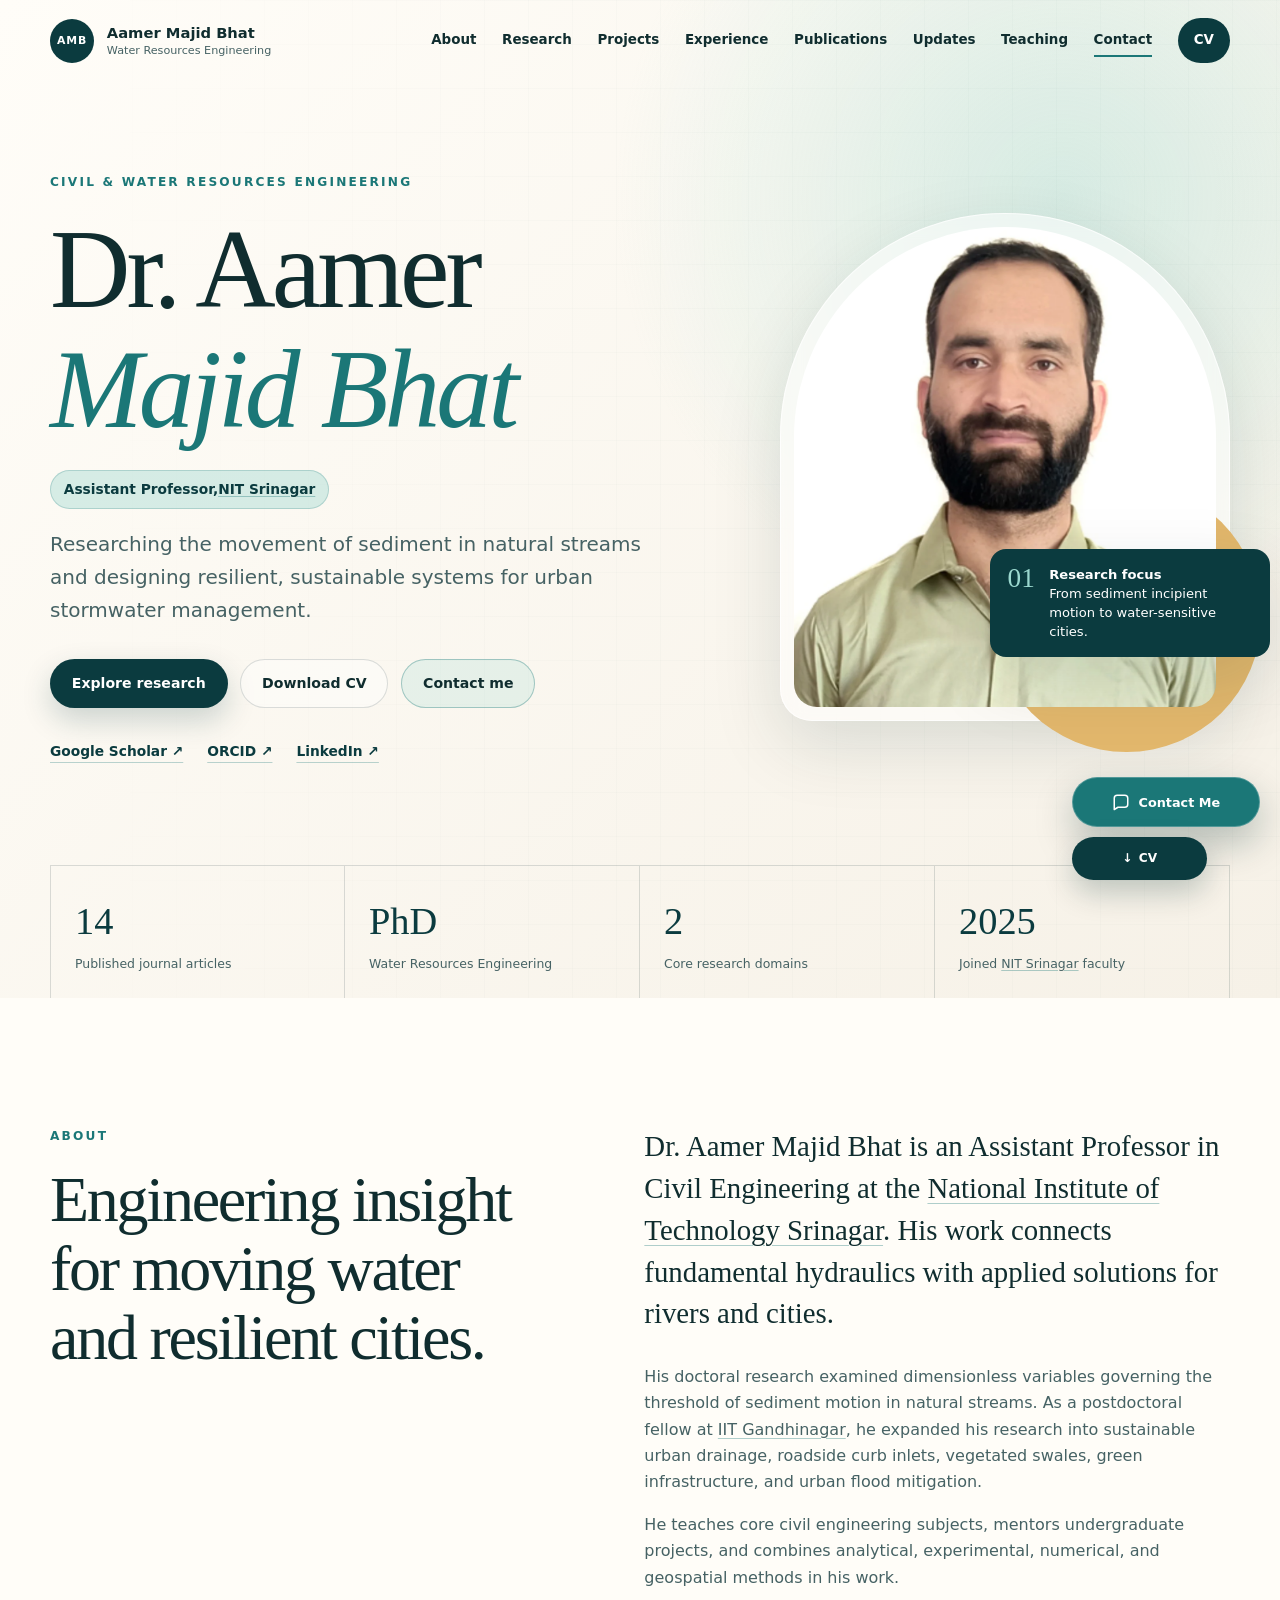
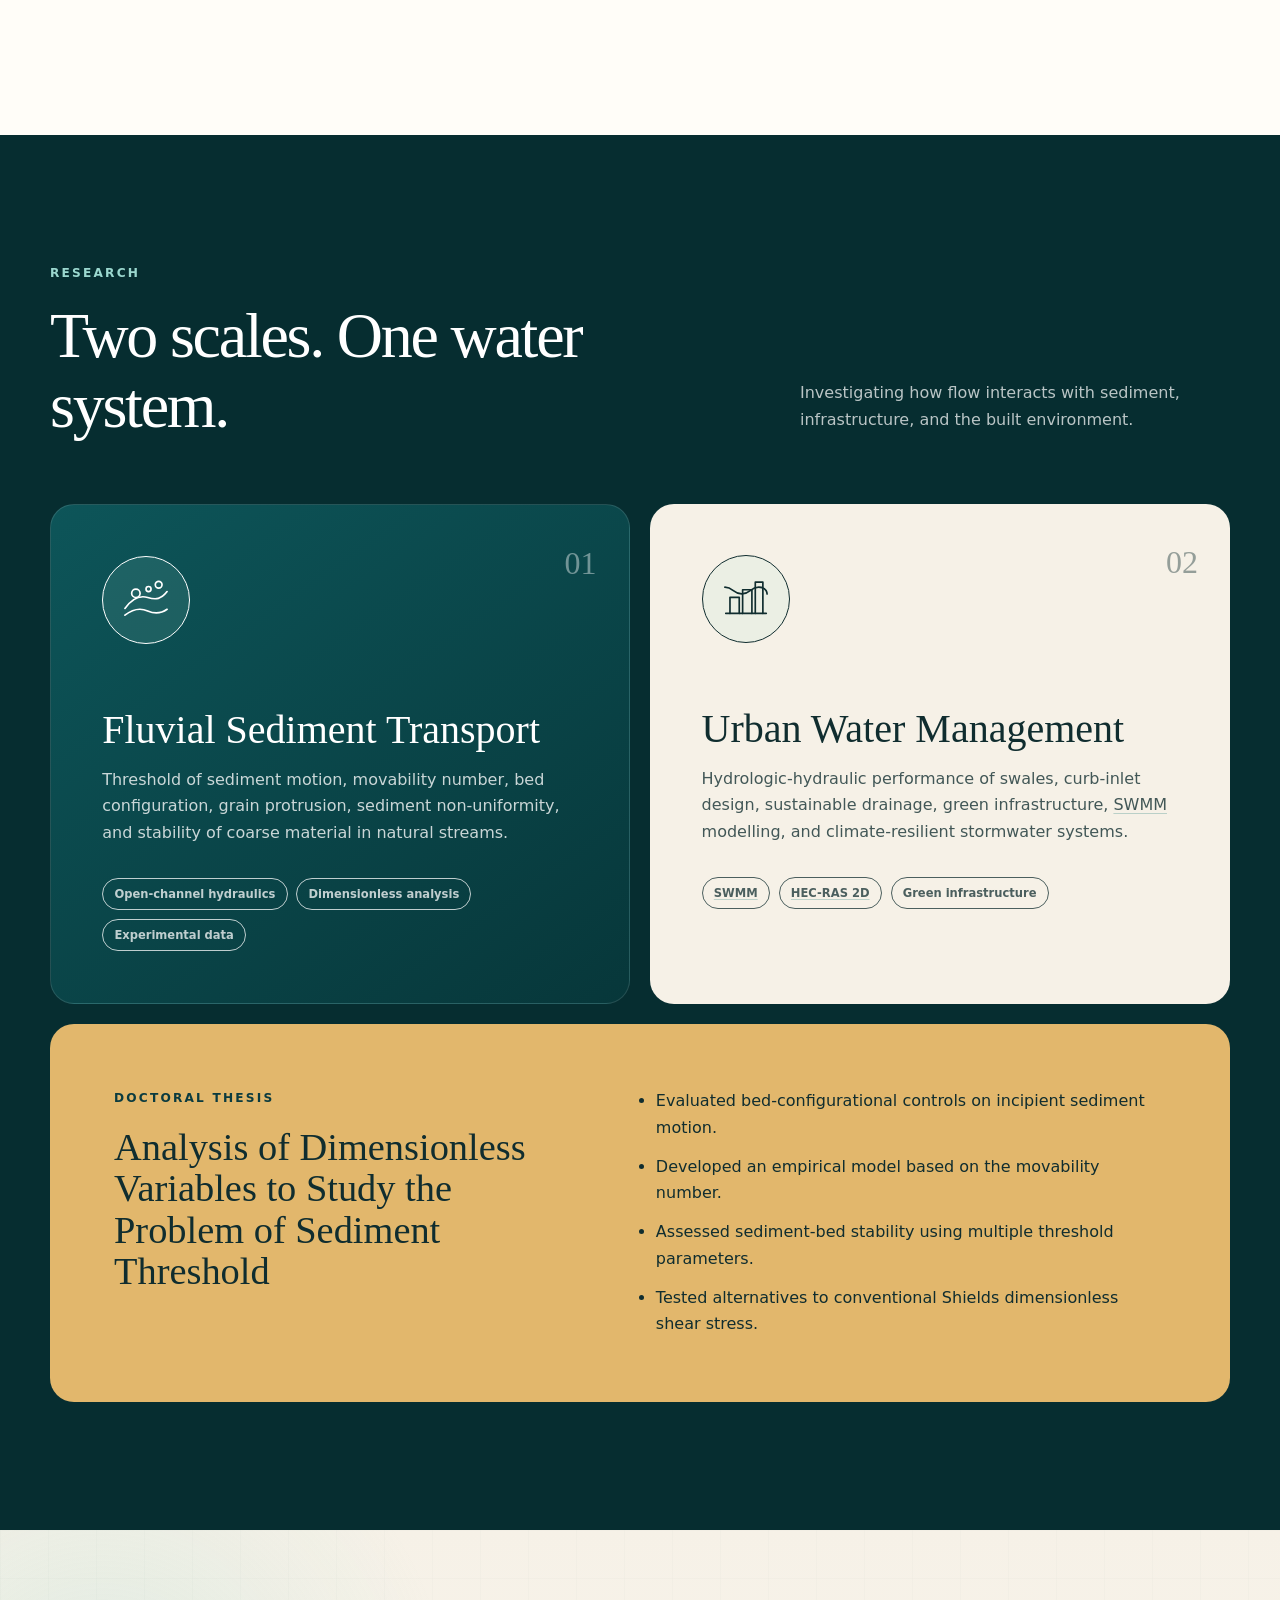
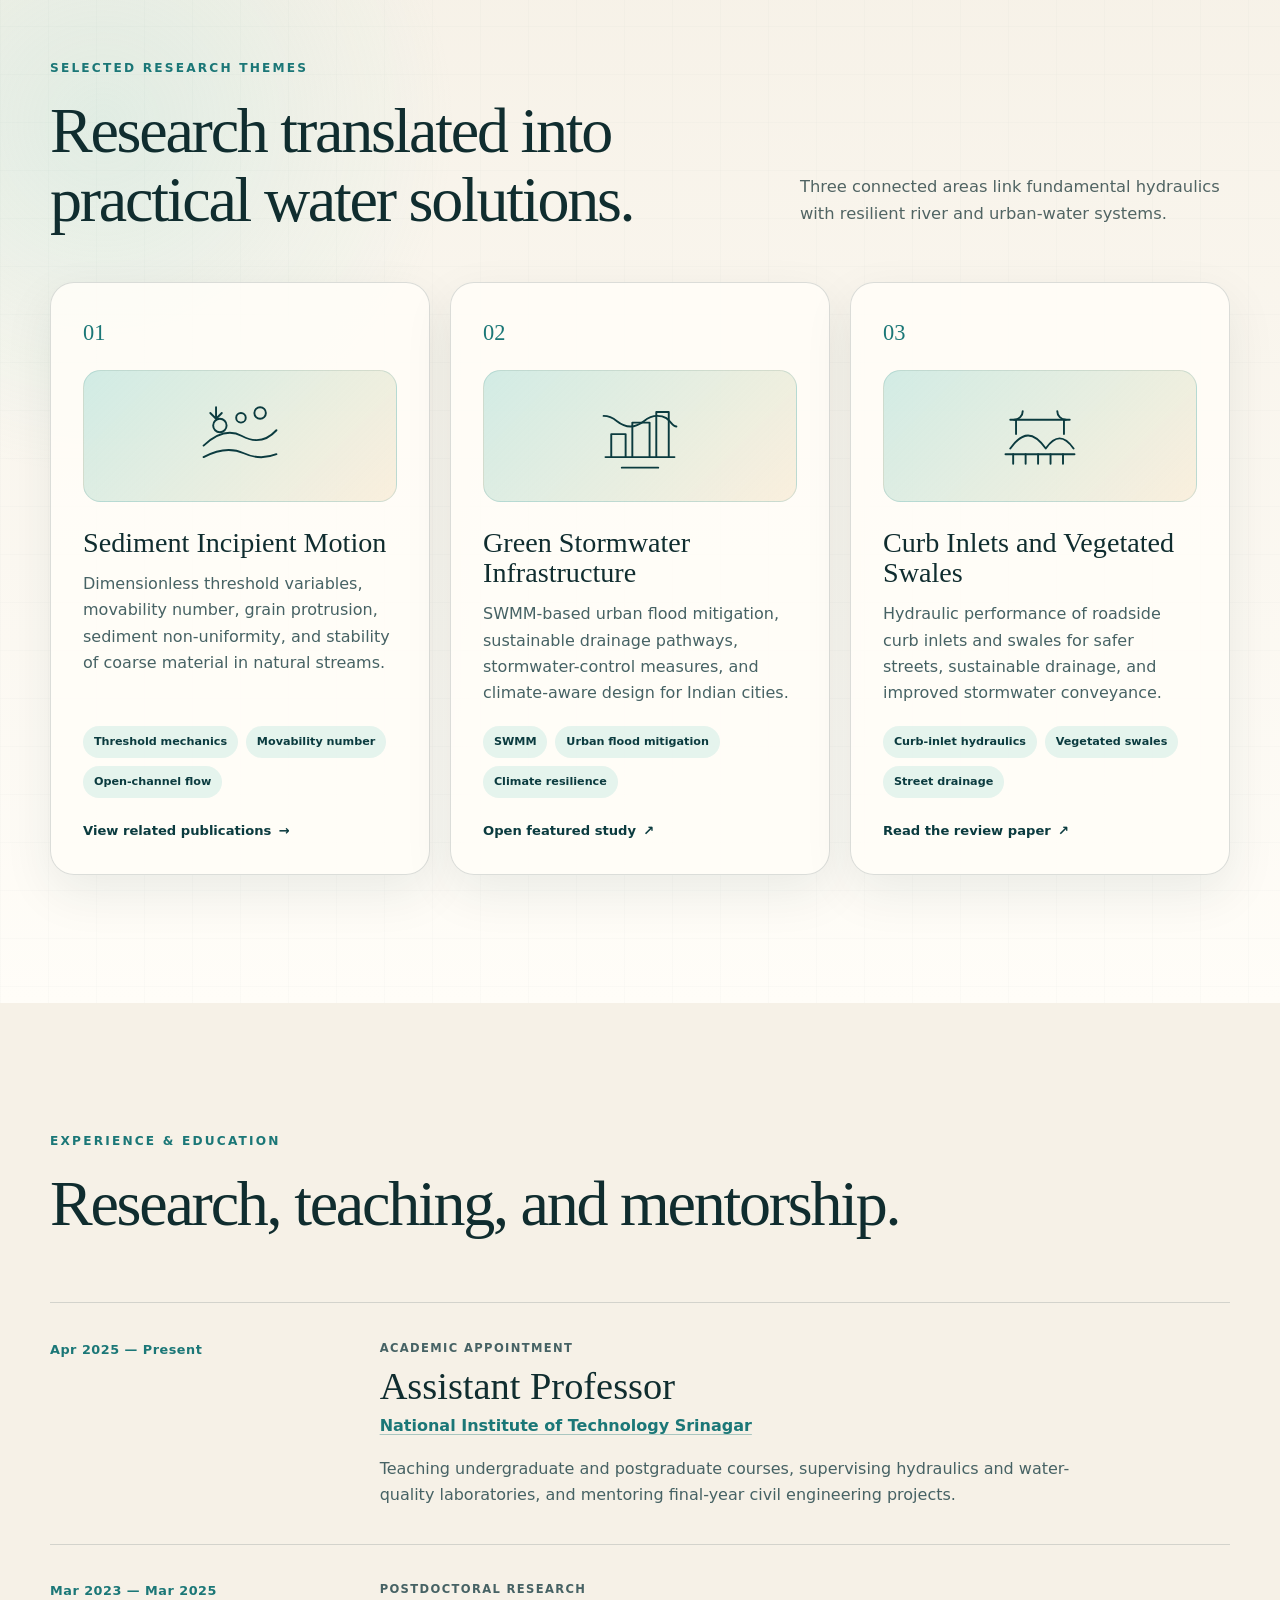
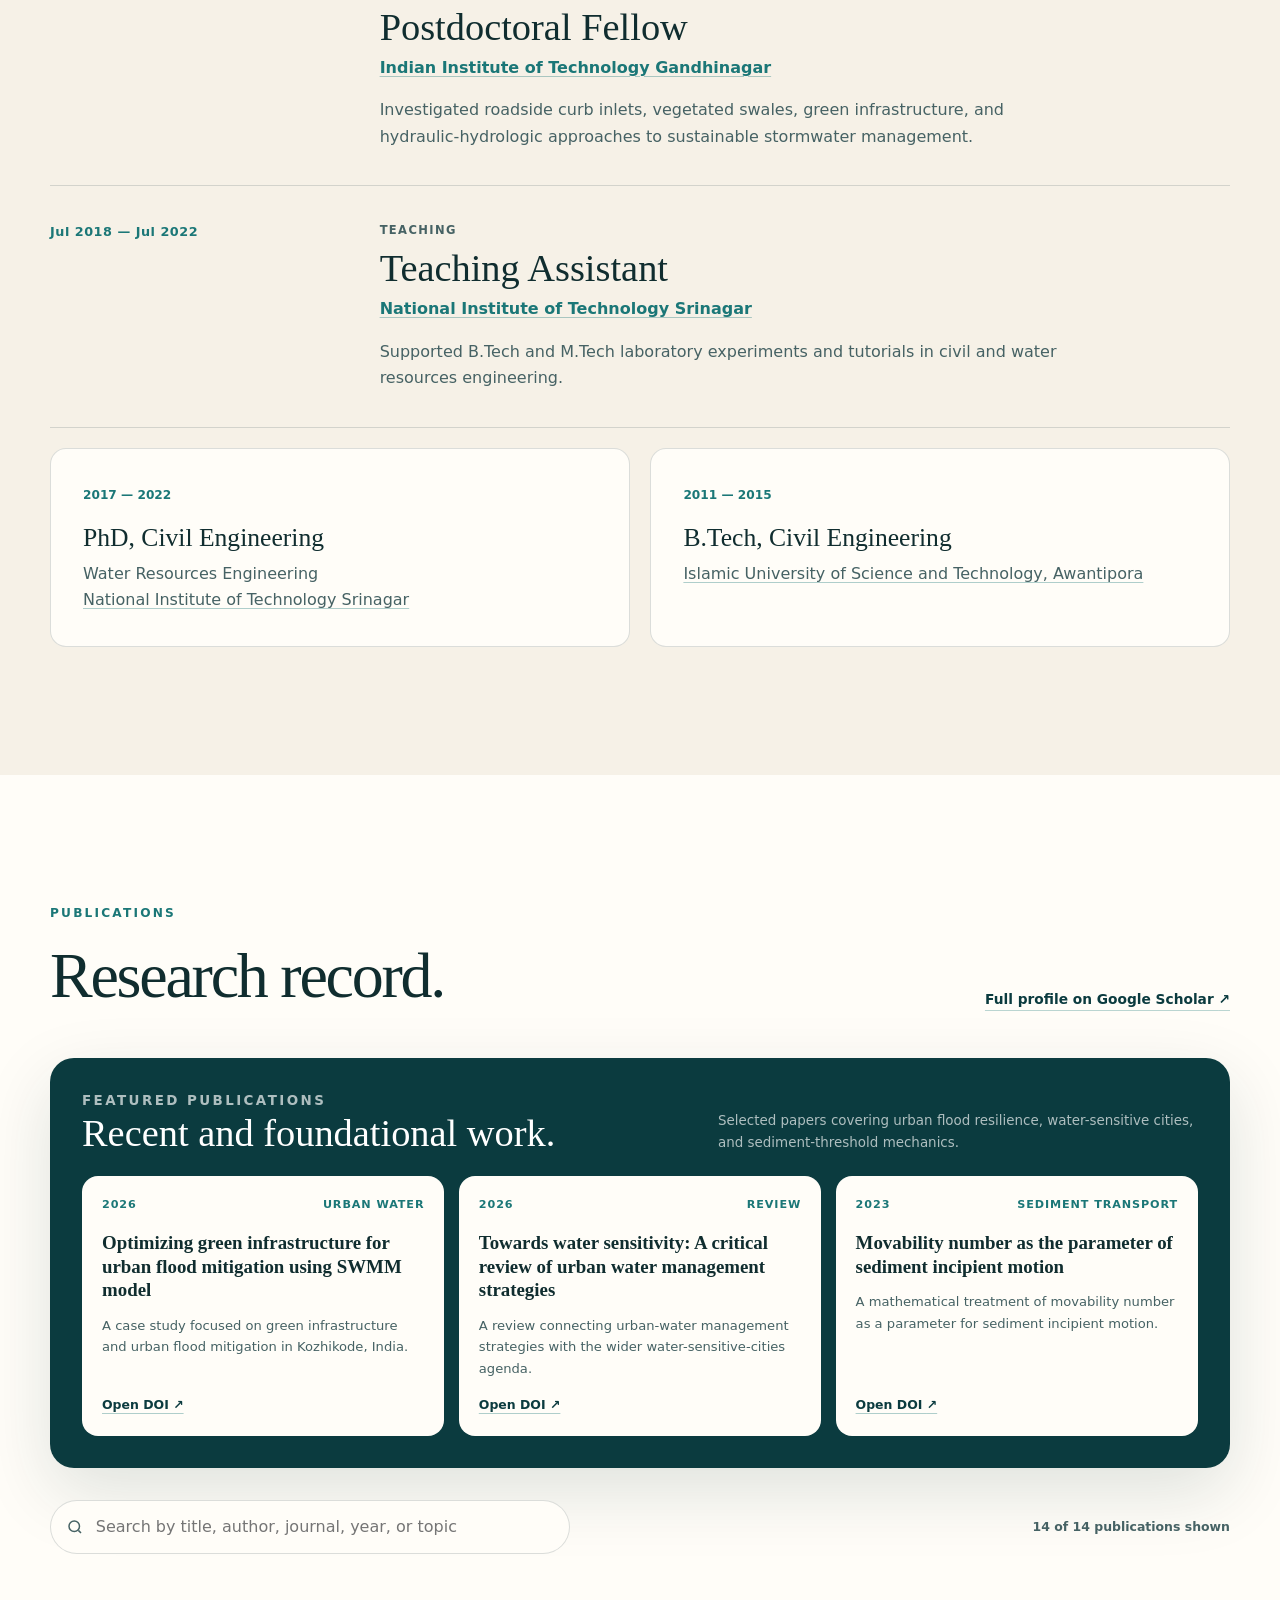
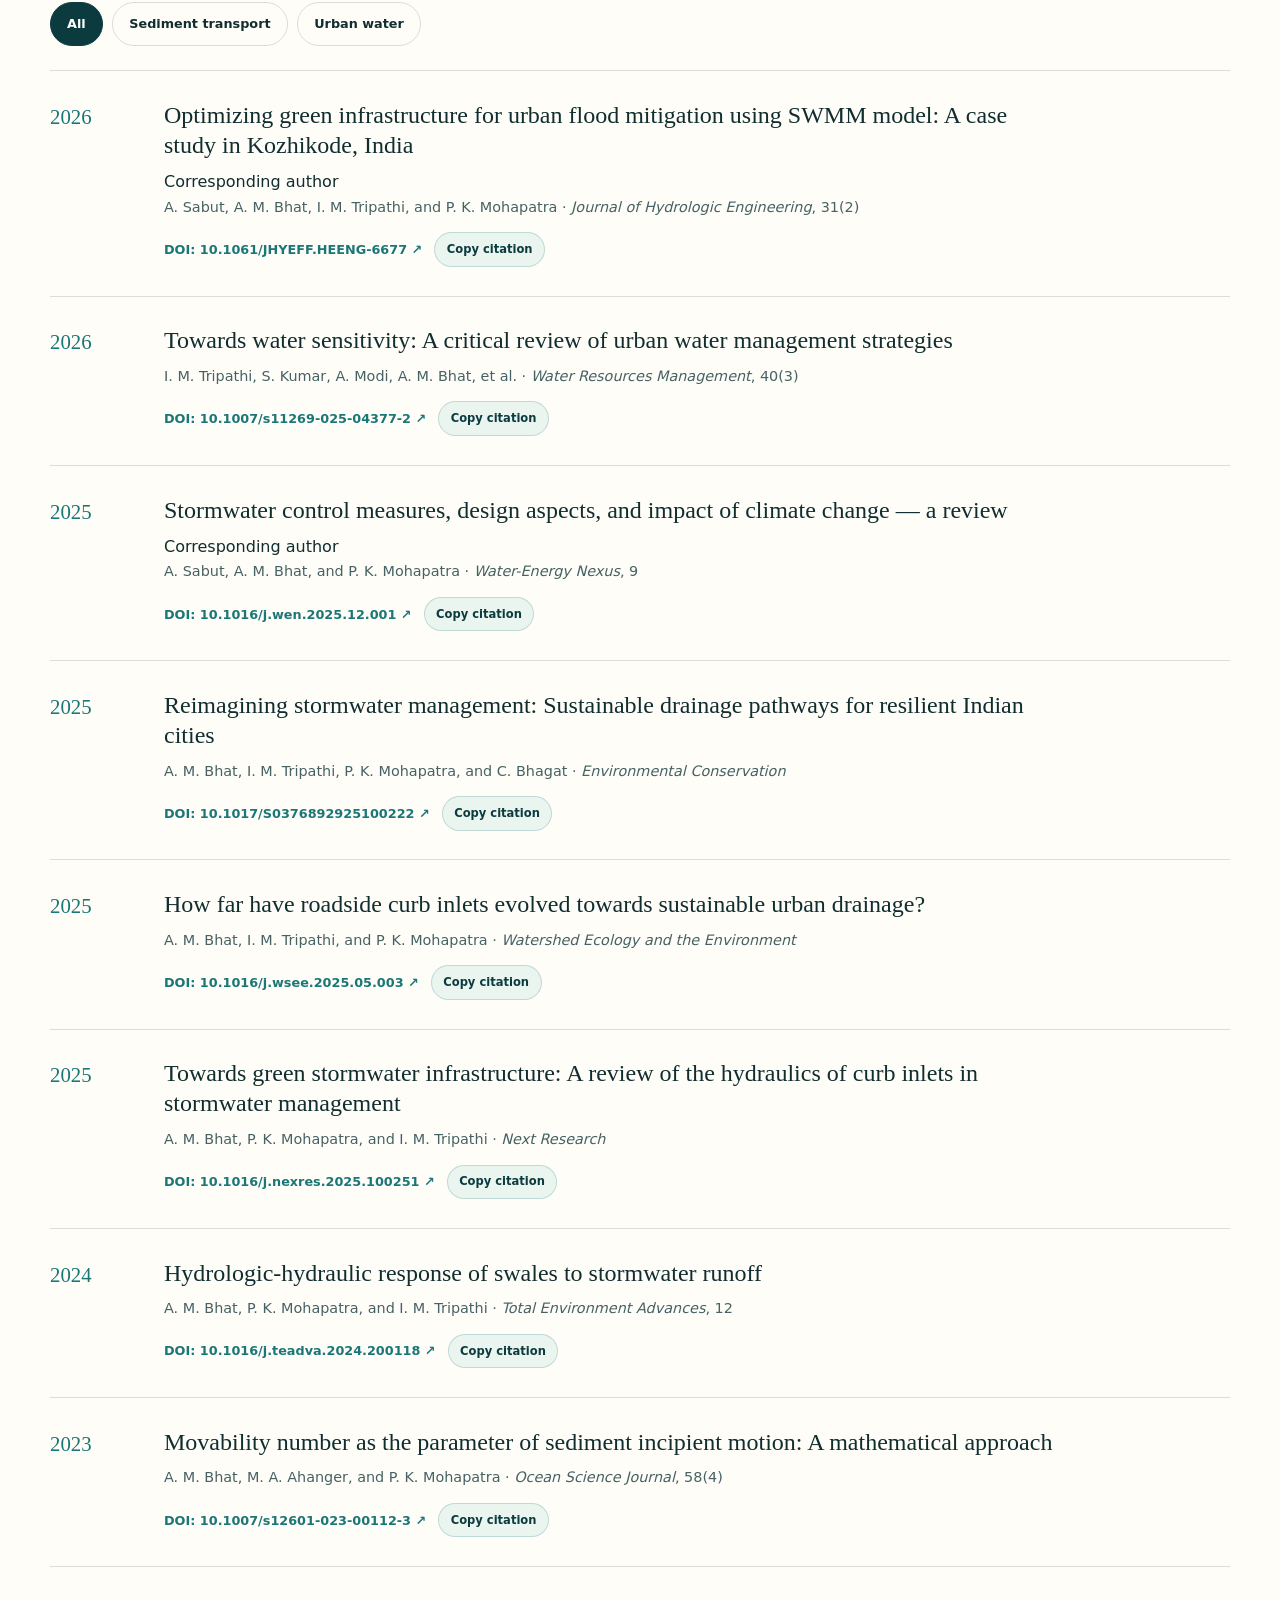
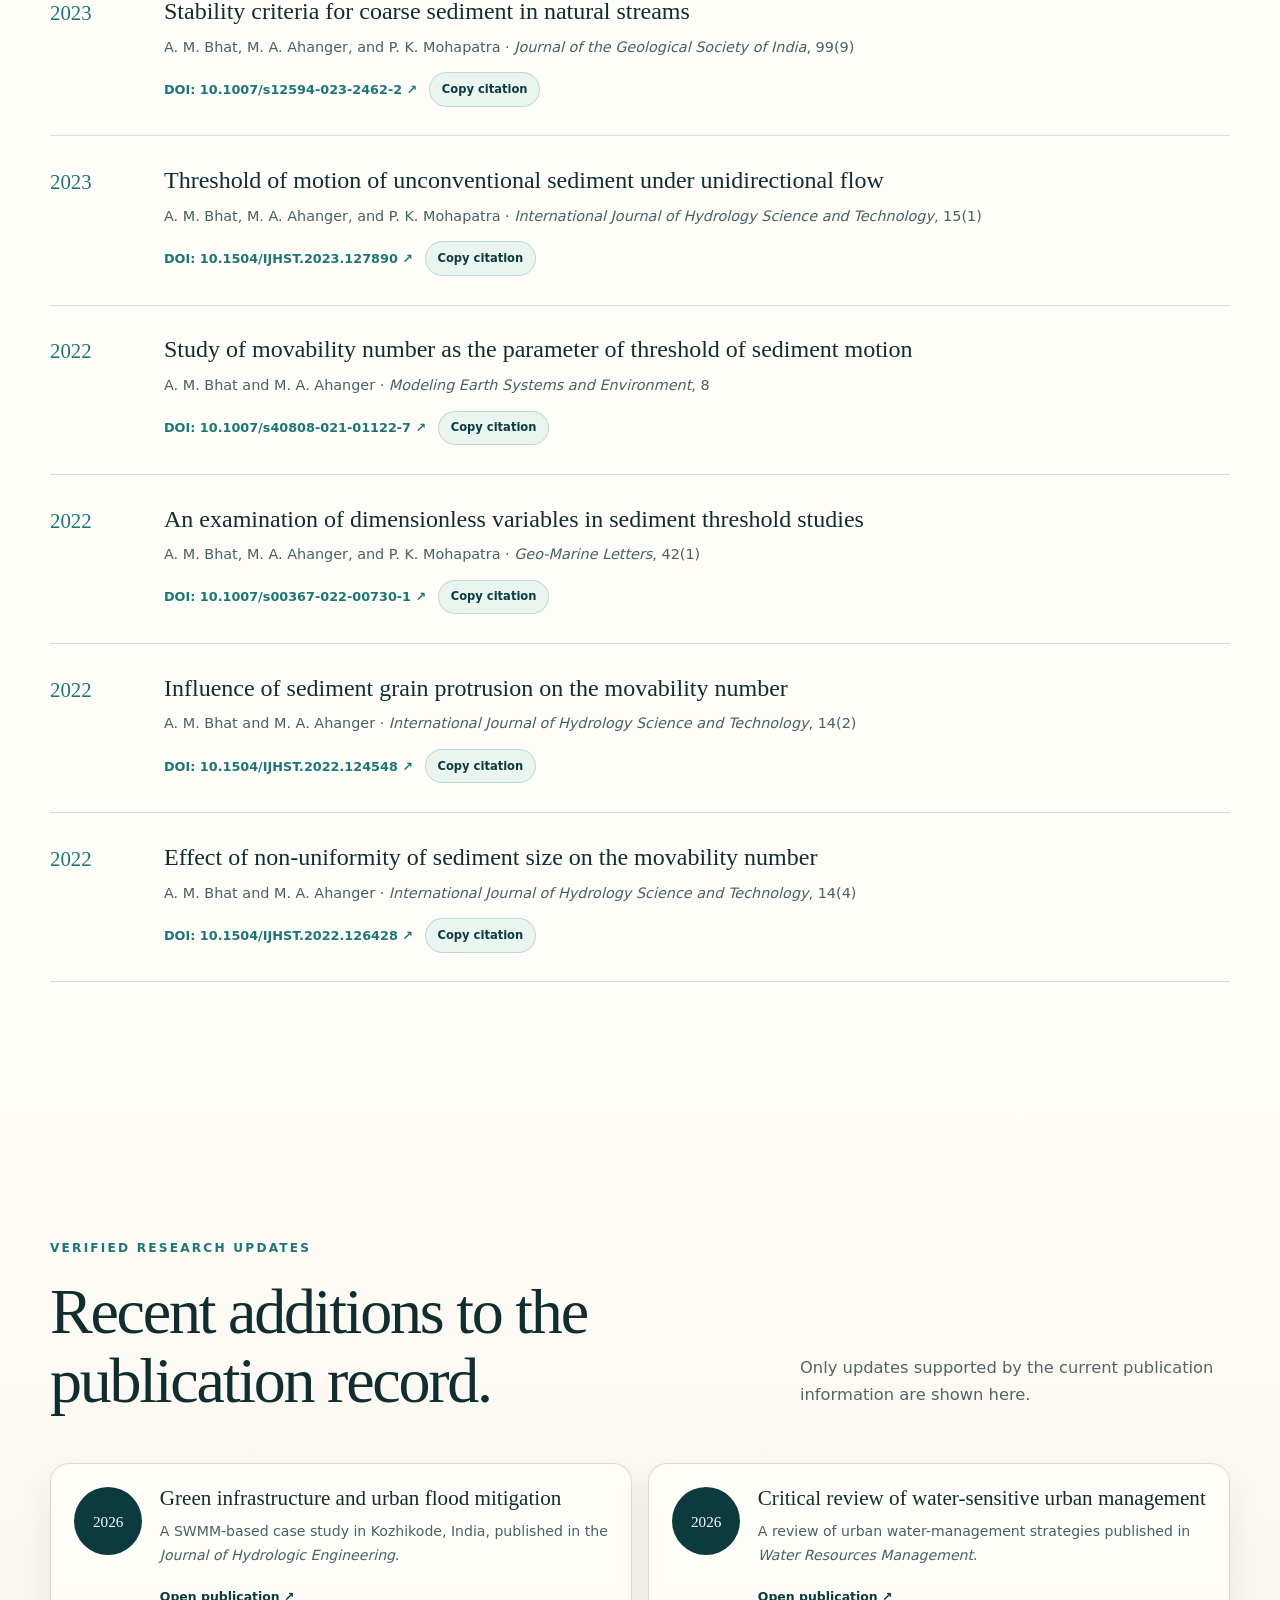
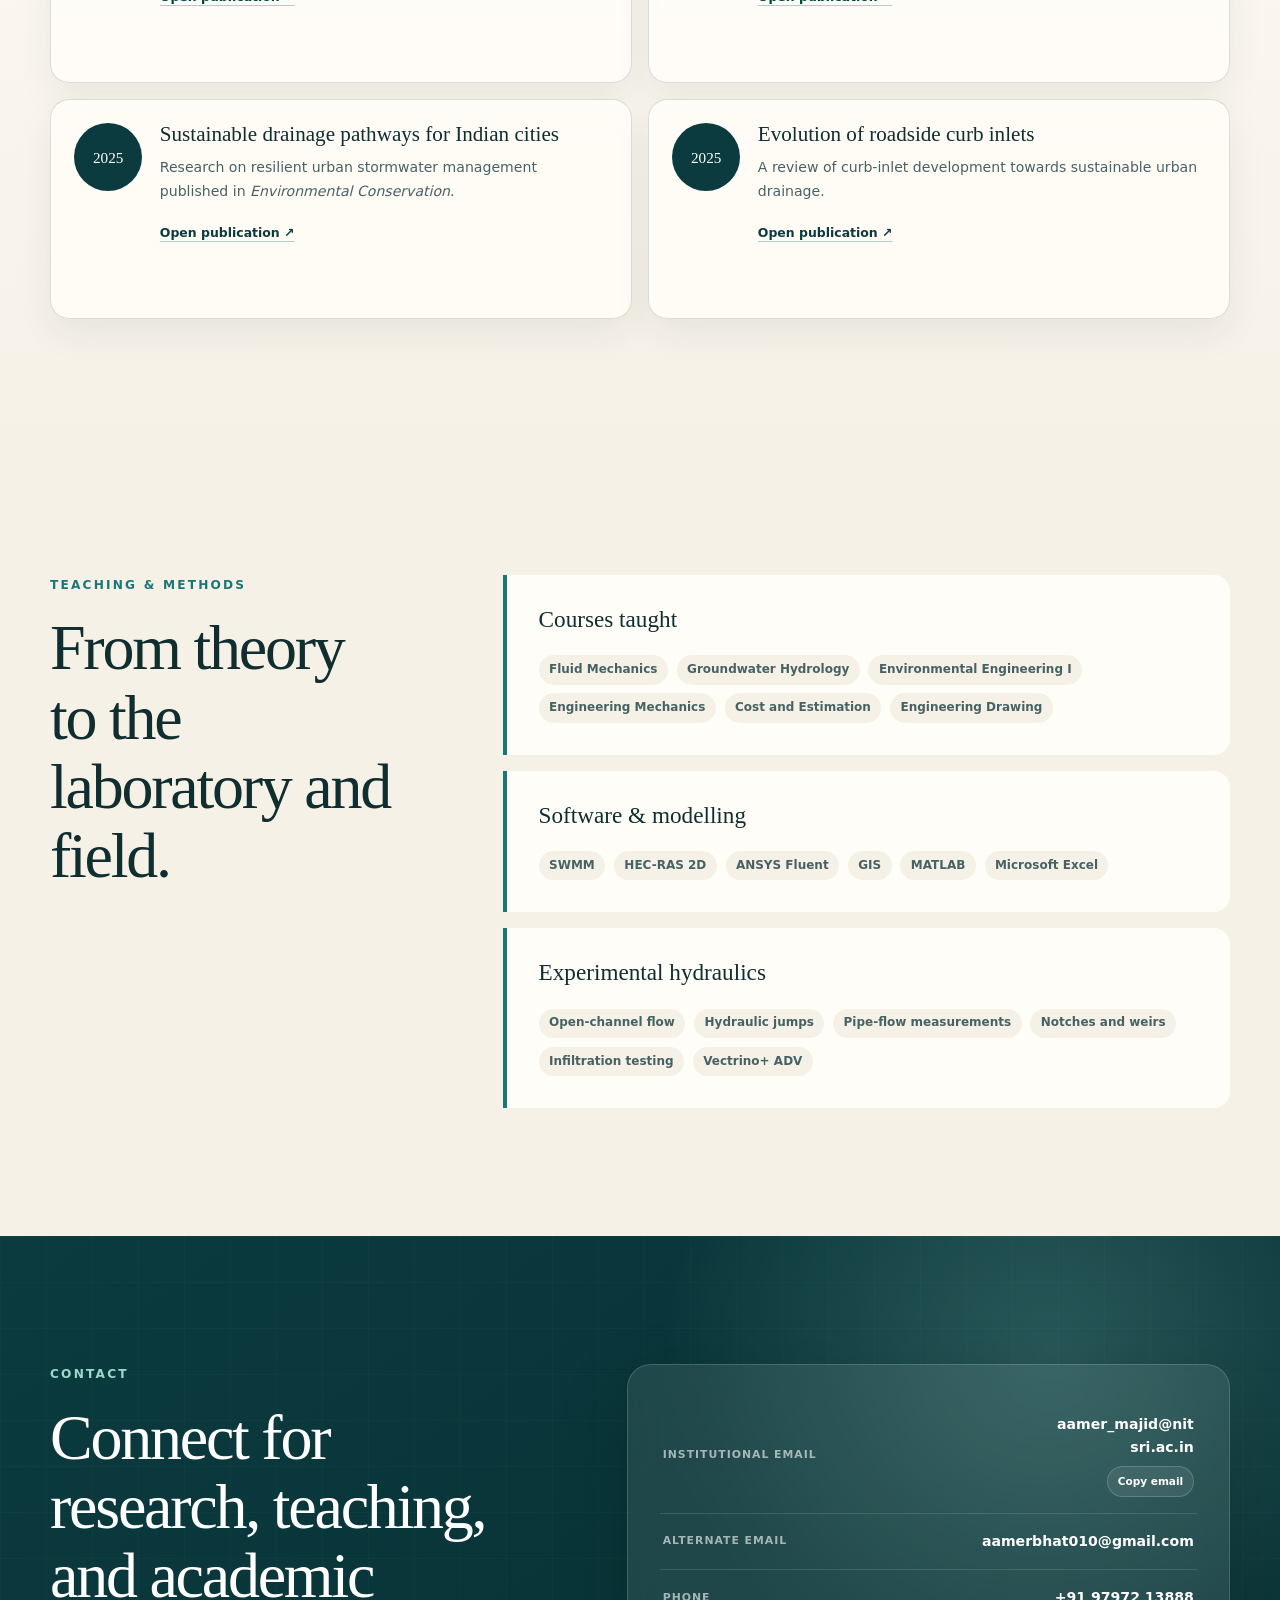
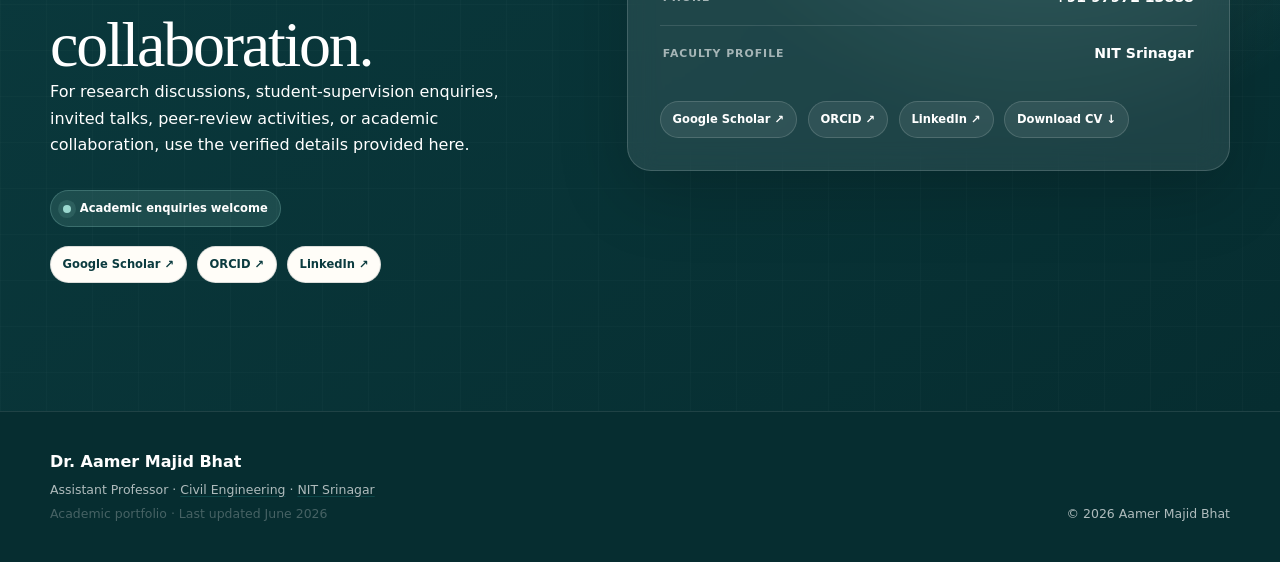
<file: index.html>
<!DOCTYPE html>
<html lang="en">
<head>
  <meta charset="utf-8">
  <meta name="viewport" content="width=device-width, initial-scale=1">
  <meta http-equiv="Cache-Control" content="no-cache, no-store, must-revalidate">
  <meta http-equiv="Pragma" content="no-cache">
  <meta http-equiv="Expires" content="0">
  <title>Dr. Aamer Majid Bhat | Water Resources &amp; Civil Engineering</title>
  <meta name="description" content="Academic portfolio of Dr. Aamer Majid Bhat, Assistant Professor at NIT Srinagar, working in sediment transport, urban hydrology, and sustainable stormwater management.">
  <meta name="author" content="Dr. Aamer Majid Bhat">
  <meta name="keywords" content="Aamer Majid Bhat, water resources engineering, sediment transport, urban hydrology, stormwater management, sustainable drainage, NIT Srinagar">
  <meta name="robots" content="index, follow, max-image-preview:large">
  <meta name="theme-color" content="#0b3b3f">
  <link rel="canonical" href="https://sunilkumardhayal.github.io/aamer/">
  <link rel="preload" as="image" href="assets/aamer-majid-bhat.webp" type="image/webp">
  <link rel="alternate" type="application/pdf" title="Curriculum Vitae of Dr. Aamer Majid Bhat" href="Aamer_CV.pdf">
  <link rel="icon" type="image/webp" sizes="any" href="assets/aamer-majid-bhat.webp?v=20260630-4">
  <link rel="shortcut icon" type="image/webp" href="assets/aamer-majid-bhat.webp?v=20260630-4">
  <link rel="apple-touch-icon" href="assets/aamer-majid-bhat.webp?v=20260630-4">
  <link rel="stylesheet" href="styles.css?v=20260630-9">
  <link rel="stylesheet" href="portfolio-upgrade.css?v=20260630-9">
  <link rel="stylesheet" href="professional-static.css?v=20260630-9">

  <meta property="og:type" content="profile">
  <meta property="og:site_name" content="Dr. Aamer Majid Bhat Academic Portfolio">
  <meta property="og:locale" content="en_IN">
  <meta property="og:title" content="Dr. Aamer Majid Bhat | Academic Portfolio">
  <meta property="og:description" content="Research in fluvial sediment transport, urban hydrology, and sustainable stormwater management.">
  <meta property="og:url" content="https://sunilkumardhayal.github.io/aamer/">
  <meta property="og:image" content="https://sunilkumardhayal.github.io/aamer/assets/aamer-majid-bhat.webp">
  <meta property="og:image:alt" content="Portrait of Dr. Aamer Majid Bhat">
  <meta name="twitter:card" content="summary_large_image">
  <meta name="twitter:title" content="Dr. Aamer Majid Bhat | Academic Portfolio">
  <meta name="twitter:description" content="Research in sediment transport, urban hydrology, sustainable drainage, and resilient stormwater management.">
  <meta name="twitter:image" content="https://sunilkumardhayal.github.io/aamer/assets/aamer-majid-bhat.webp">
  <meta name="twitter:image:alt" content="Portrait of Dr. Aamer Majid Bhat">

  <script type="application/ld+json">
  {
    "@context": "https://schema.org",
    "@graph": [
      {
        "@type": "ProfilePage",
        "@id": "https://sunilkumardhayal.github.io/aamer/#profile-page",
        "url": "https://sunilkumardhayal.github.io/aamer/",
        "name": "Dr. Aamer Majid Bhat | Academic Portfolio",
        "dateModified": "2026-06-30",
        "mainEntity": {"@id": "https://sunilkumardhayal.github.io/aamer/#person"}
      },
      {
        "@type": "Person",
        "@id": "https://sunilkumardhayal.github.io/aamer/#person",
        "name": "Dr. Aamer Majid Bhat",
        "jobTitle": "Assistant Professor of Civil Engineering",
        "worksFor": {"@type": "CollegeOrUniversity", "name": "National Institute of Technology Srinagar"},
        "image": "https://sunilkumardhayal.github.io/aamer/assets/aamer-majid-bhat.webp",
        "url": "https://sunilkumardhayal.github.io/aamer/",
        "sameAs": [
          "https://scholar.google.com/citations?user=DQRelcAAAAAJ&hl=en",
          "https://orcid.org/0000-0002-8832-2789",
          "https://www.linkedin.com/in/aamer-majid-bhat-ph-d-921149167/"
        ],
        "knowsAbout": ["Water Resources Engineering", "Sediment Transport", "Urban Hydrology", "Stormwater Management", "Sustainable Drainage"]
      },
      {
        "@type": "ScholarlyArticle",
        "name": "Optimizing green infrastructure for urban flood mitigation using SWMM model: A case study in Kozhikode, India",
        "datePublished": "2026",
        "url": "https://doi.org/10.1061/JHYEFF.HEENG-6677"
      },
      {
        "@type": "ScholarlyArticle",
        "name": "Towards water sensitivity: A critical review of urban water management strategies",
        "datePublished": "2026",
        "url": "https://doi.org/10.1007/s11269-025-04377-2"
      },
      {
        "@type": "ScholarlyArticle",
        "name": "Movability number as the parameter of sediment incipient motion: A mathematical approach",
        "datePublished": "2023",
        "url": "https://doi.org/10.1007/s12601-023-00112-3"
      }
    ]
  }
  </script>
</head>
<body>
  <a class="skip-link" href="#main-content">Skip to content</a>
  <noscript><p class="container no-script-notice">This portfolio remains fully readable without JavaScript. Publication search, filtering, copy buttons, and the mobile menu require JavaScript.</p></noscript>

  <header class="site-header" data-header>
    <div class="container nav-wrap">
      <a class="brand" href="#home" aria-label="Aamer Majid Bhat, home">
        <span class="brand-mark" aria-hidden="true">AMB</span>
        <span class="brand-copy">
          <strong>Aamer Majid Bhat</strong>
          <small>Water Resources Engineering</small>
        </span>
      </a>

      <button class="nav-toggle" type="button" aria-expanded="false" aria-controls="site-nav" data-nav-toggle>
        <span></span><span></span><span></span>
        <span class="sr-only">Open navigation</span>
      </button>

      <nav id="site-nav" class="site-nav" aria-label="Primary navigation" data-nav>
        <a href="#about">About</a>
        <a href="#research">Research</a>
        <a href="#projects">Projects</a>
        <a href="#experience">Experience</a>
        <a href="#publications">Publications</a>
        <a href="#updates">Updates</a>
        <a href="#teaching">Teaching</a>
        <a href="#contact">Contact</a>
        <a class="nav-cv" href="Aamer_CV.pdf" download>CV</a>
      </nav>
    </div>
  </header>

  <main id="main-content">
    <section id="home" class="hero">
      <div class="hero-pattern" aria-hidden="true"></div>
      <div class="container hero-grid">
        <div class="hero-copy reveal">
          <p class="eyebrow">Civil &amp; Water Resources Engineering</p>
          <h1>Dr. Aamer<br><span>Majid Bhat</span></h1>
          <p class="hero-role">Assistant Professor, <a class="institution-link" href="https://www.nitsri.ac.in/" target="_blank" rel="noopener">NIT Srinagar</a></p>
          <p class="hero-summary">
            Researching the movement of sediment in natural streams and designing resilient,
            sustainable systems for urban stormwater management.
          </p>
          <div class="hero-actions">
            <a class="button button-primary" href="#research">Explore research</a>
            <a class="button button-ghost" href="Aamer_CV.pdf" download>Download CV</a>
            <a class="button button-ghost hero-contact-button" href="#contact">Contact me</a>
          </div>
          <nav class="profile-links" aria-label="Academic profiles">
            <a href="https://scholar.google.com/citations?user=DQRelcAAAAAJ&hl=en" target="_blank" rel="noopener">Google Scholar <span aria-hidden="true">↗</span></a>
            <a href="https://orcid.org/0000-0002-8832-2789" target="_blank" rel="noopener">ORCID <span aria-hidden="true">↗</span></a>
            <a href="https://www.linkedin.com/in/aamer-majid-bhat-ph-d-921149167/" target="_blank" rel="noopener">LinkedIn <span aria-hidden="true">↗</span></a>
          </nav>
        </div>

        <div class="hero-visual reveal">
          <div class="portrait-frame">
            <picture>
              <source srcset="assets/aamer-majid-bhat.webp" type="image/webp">
              <img src="assets/aamer-majid-bhat.webp" alt="Portrait of Dr. Aamer Majid Bhat" width="1080" height="1216" loading="eager" decoding="async" fetchpriority="high">
            </picture>
            <div class="portrait-accent" aria-hidden="true"></div>
          </div>
          <div class="hero-note">
            <span class="note-index">01</span>
            <p><strong>Research focus</strong><br>From sediment incipient motion to water-sensitive cities.</p>
          </div>
        </div>
      </div>

      <section class="container hero-stats reveal" aria-label="Career highlights">
        <div><strong>14</strong><span>Published journal articles</span></div>
        <div><strong>PhD</strong><span>Water Resources Engineering</span></div>
        <div><strong>2</strong><span>Core research domains</span></div>
        <div><strong>2025</strong><span>Joined <a class="institution-link" href="https://www.nitsri.ac.in/" target="_blank" rel="noopener">NIT Srinagar</a> faculty</span></div>
      </section>
    </section>

    <section id="about" class="section about-section">
      <div class="container about-grid">
        <div class="section-heading reveal">
          <p class="eyebrow">About</p>
          <h2>Engineering insight for moving water and resilient cities.</h2>
        </div>
        <div class="about-copy reveal">
          <p class="lead">
            Dr. Aamer Majid Bhat is an Assistant Professor in Civil Engineering at the
            <a class="institution-link" href="https://www.nitsri.ac.in/" target="_blank" rel="noopener">National Institute of Technology Srinagar</a>. His work connects fundamental
            hydraulics with applied solutions for rivers and cities.
          </p>
          <p>
            His doctoral research examined dimensionless variables governing the threshold
            of sediment motion in natural streams. As a postdoctoral fellow at <a class="institution-link" href="https://iitgn.ac.in/" target="_blank" rel="noopener">IIT Gandhinagar</a>,
            he expanded his research into sustainable urban drainage, roadside curb inlets,
            vegetated swales, green infrastructure, and urban flood mitigation.
          </p>
          <p>
            He teaches core civil engineering subjects, mentors undergraduate projects, and
            combines analytical, experimental, numerical, and geospatial methods in his work.
          </p>
        </div>
      </div>
    </section>

    <section id="research" class="section research-section">
      <div class="container">
        <div class="section-heading section-heading-row reveal">
          <div>
            <p class="eyebrow">Research</p>
            <h2>Two scales. One water system.</h2>
          </div>
          <p>Investigating how flow interacts with sediment, infrastructure, and the built environment.</p>
        </div>

        <div class="research-grid">
          <article class="research-card research-card-dark reveal">
            <span class="card-number">01</span>
            <div class="research-icon" aria-hidden="true">
              <svg viewBox="0 0 64 64"><path d="M7 42c8-11 17-16 27-13s16 2 23-7"/><path d="M7 50c9-7 18-9 27-5s16 3 23-2"/><circle cx="20" cy="24" r="5"/><circle cx="35" cy="19" r="3"/><circle cx="47" cy="14" r="4"/></svg>
            </div>
            <h3>Fluvial Sediment Transport</h3>
            <p>
              Threshold of sediment motion, movability number, bed configuration,
              grain protrusion, sediment non-uniformity, and stability of coarse material
              in natural streams.
            </p>
            <ul class="tag-list">
              <li>Open-channel hydraulics</li>
              <li>Dimensionless analysis</li>
              <li>Experimental data</li>
            </ul>
          </article>

          <article class="research-card research-card-light reveal">
            <span class="card-number">02</span>
            <div class="research-icon" aria-hidden="true">
              <svg viewBox="0 0 64 64"><path d="M8 49h48"/><path d="M13 49V30h11v19M28 49V21h11v28M43 49V12h9v37"/><path d="M7 18c10 0 10 8 20 8s10-8 20-8 10 8 10 8"/></svg>
            </div>
            <h3>Urban Water Management</h3>
            <p>
              Hydrologic-hydraulic performance of swales, curb-inlet design,
              sustainable drainage, green infrastructure, <a class="resource-link" href="https://www.epa.gov/water-research/storm-water-management-model-swmm" target="_blank" rel="noopener">SWMM</a> modelling, and
              climate-resilient stormwater systems.
            </p>
            <ul class="tag-list">
              <li><a class="resource-link" href="https://www.epa.gov/water-research/storm-water-management-model-swmm" target="_blank" rel="noopener">SWMM</a></li>
              <li><a class="resource-link" href="https://www.hec.usace.army.mil/software/hec-ras/" target="_blank" rel="noopener">HEC-RAS 2D</a></li>
              <li>Green infrastructure</li>
            </ul>
          </article>
        </div>

        <div class="thesis-panel reveal">
          <div>
            <p class="eyebrow">Doctoral thesis</p>
            <h3>Analysis of Dimensionless Variables to Study the Problem of Sediment Threshold</h3>
          </div>
          <ul>
            <li>Evaluated bed-configurational controls on incipient sediment motion.</li>
            <li>Developed an empirical model based on the movability number.</li>
            <li>Assessed sediment-bed stability using multiple threshold parameters.</li>
            <li>Tested alternatives to conventional Shields dimensionless shear stress.</li>
          </ul>
        </div>
      </div>
    </section>

    <section id="projects" class="section projects-section">
      <div class="container">
        <div class="section-heading section-heading-row reveal">
          <div>
            <p class="eyebrow">Selected research themes</p>
            <h2>Research translated into practical water solutions.</h2>
          </div>
          <p class="projects-intro">Three connected areas link fundamental hydraulics with resilient river and urban-water systems.</p>
        </div>

        <div class="project-grid">
          <article class="project-card reveal">
            <span class="project-number">01</span>
            <div class="project-visual" aria-hidden="true">
              <svg viewBox="0 0 96 96"><path d="M10 58c14-13 27-17 40-10s25 6 36-6"/><path d="M10 70c15-8 29-10 42-4s24 5 34 1"/><circle cx="27" cy="37" r="7"/><circle cx="49" cy="29" r="5"/><circle cx="69" cy="24" r="6"/><path d="M23 18v12m-6-6 6 6 6-6"/></svg>
            </div>
            <h3>Sediment Incipient Motion</h3>
            <p>Dimensionless threshold variables, movability number, grain protrusion, sediment non-uniformity, and stability of coarse material in natural streams.</p>
            <ul class="project-tags"><li>Threshold mechanics</li><li>Movability number</li><li>Open-channel flow</li></ul>
            <a class="project-link" href="#publications" data-project-filter="sediment">View related publications <span aria-hidden="true">→</span></a>
          </article>

          <article class="project-card reveal">
            <span class="project-number">02</span>
            <div class="project-visual" aria-hidden="true">
              <svg viewBox="0 0 96 96"><path d="M12 70h72"/><path d="M18 70V46h15v24M40 70V34h18v36M65 70V23h13v47"/><path d="M10 27c14 0 14 11 28 11s14-11 28-11 14 11 20 11"/><path d="M29 81h38"/></svg>
            </div>
            <h3>Green Stormwater Infrastructure</h3>
            <p>SWMM-based urban flood mitigation, sustainable drainage pathways, stormwater-control measures, and climate-aware design for Indian cities.</p>
            <ul class="project-tags"><li>SWMM</li><li>Urban flood mitigation</li><li>Climate resilience</li></ul>
            <a class="project-link" href="https://doi.org/10.1061/JHYEFF.HEENG-6677" target="_blank" rel="noopener">Open featured study <span aria-hidden="true">↗</span></a>
          </article>

          <article class="project-card reveal">
            <span class="project-number">03</span>
            <div class="project-visual" aria-hidden="true">
              <svg viewBox="0 0 96 96"><path d="M12 67h72"/><path d="M17 61c13-18 24-18 37 0 10-14 19-14 29 0"/><path d="M20 67v10m13-10v10m13-10v10m13-10v10m13-10v10"/><path d="M17 31h62"/><path d="M23 31v15m50-15v15"/><path d="M30 22c0 5-4 9-9 9m45-9c0 5 4 9 9 9"/></svg>
            </div>
            <h3>Curb Inlets and Vegetated Swales</h3>
            <p>Hydraulic performance of roadside curb inlets and swales for safer streets, sustainable drainage, and improved stormwater conveyance.</p>
            <ul class="project-tags"><li>Curb-inlet hydraulics</li><li>Vegetated swales</li><li>Street drainage</li></ul>
            <a class="project-link" href="https://doi.org/10.1016/j.wsee.2025.05.003" target="_blank" rel="noopener">Read the review paper <span aria-hidden="true">↗</span></a>
          </article>
        </div>
      </div>
    </section>

    <section id="experience" class="section experience-section">
      <div class="container">
        <div class="section-heading reveal">
          <p class="eyebrow">Experience &amp; education</p>
          <h2>Research, teaching, and mentorship.</h2>
        </div>

        <div class="timeline">
          <article class="timeline-item reveal">
            <div class="timeline-date">Apr 2025 — Present</div>
            <div class="timeline-body">
              <p class="timeline-type">Academic appointment</p>
              <h3>Assistant Professor</h3>
              <p class="timeline-place"><a class="institution-link" href="https://www.nitsri.ac.in/" target="_blank" rel="noopener">National Institute of Technology Srinagar</a></p>
              <p>
                Teaching undergraduate and postgraduate courses, supervising hydraulics and
                water-quality laboratories, and mentoring final-year civil engineering projects.
              </p>
            </div>
          </article>

          <article class="timeline-item reveal">
            <div class="timeline-date">Mar 2023 — Mar 2025</div>
            <div class="timeline-body">
              <p class="timeline-type">Postdoctoral research</p>
              <h3>Postdoctoral Fellow</h3>
              <p class="timeline-place"><a class="institution-link" href="https://iitgn.ac.in/" target="_blank" rel="noopener">Indian Institute of Technology Gandhinagar</a></p>
              <p>
                Investigated roadside curb inlets, vegetated swales, green infrastructure,
                and hydraulic-hydrologic approaches to sustainable stormwater management.
              </p>
            </div>
          </article>

          <article class="timeline-item reveal">
            <div class="timeline-date">Jul 2018 — Jul 2022</div>
            <div class="timeline-body">
              <p class="timeline-type">Teaching</p>
              <h3>Teaching Assistant</h3>
              <p class="timeline-place"><a class="institution-link" href="https://www.nitsri.ac.in/" target="_blank" rel="noopener">National Institute of Technology Srinagar</a></p>
              <p>
                Supported B.Tech and M.Tech laboratory experiments and tutorials in civil
                and water resources engineering.
              </p>
            </div>
          </article>
        </div>

        <div class="education-grid">
          <article class="education-card reveal">
            <span>2017 — 2022</span>
            <h3>PhD, Civil Engineering</h3>
            <p>Water Resources Engineering<br><a class="institution-link" href="https://www.nitsri.ac.in/" target="_blank" rel="noopener">National Institute of Technology Srinagar</a></p>
          </article>
          <article class="education-card reveal">
            <span>2011 — 2015</span>
            <h3>B.Tech, Civil Engineering</h3>
            <p><a class="institution-link" href="https://www.iust.ac.in/" target="_blank" rel="noopener">Islamic University of Science and Technology, Awantipora</a></p>
          </article>
        </div>
      </div>
    </section>

    <section id="publications" class="section publications-section">
      <div class="container">
        <div class="section-heading section-heading-row reveal">
          <div>
            <p class="eyebrow">Publications</p>
            <h2>Research record.</h2>
          </div>
          <a class="text-link" href="https://scholar.google.com/citations?user=DQRelcAAAAAJ&hl=en" target="_blank" rel="noopener">Full profile on Google Scholar <span aria-hidden="true">↗</span></a>
        </div>

        <section class="featured-publications reveal" aria-labelledby="featured-publications-title">
          <div class="featured-publications-header">
            <div>
              <p class="eyebrow">Featured publications</p>
              <h3 id="featured-publications-title">Recent and foundational work.</h3>
            </div>
            <p>Selected papers covering urban flood resilience, water-sensitive cities, and sediment-threshold mechanics.</p>
          </div>
          <div class="featured-grid">
            <article class="featured-paper">
              <div class="featured-paper-meta"><span>2026</span><span>Urban water</span></div>
              <h4>Optimizing green infrastructure for urban flood mitigation using SWMM model</h4>
              <p>A case study focused on green infrastructure and urban flood mitigation in Kozhikode, India.</p>
              <a href="https://doi.org/10.1061/JHYEFF.HEENG-6677" target="_blank" rel="noopener">Open DOI <span aria-hidden="true">↗</span></a>
            </article>
            <article class="featured-paper">
              <div class="featured-paper-meta"><span>2026</span><span>Review</span></div>
              <h4>Towards water sensitivity: A critical review of urban water management strategies</h4>
              <p>A review connecting urban-water management strategies with the wider water-sensitive-cities agenda.</p>
              <a href="https://doi.org/10.1007/s11269-025-04377-2" target="_blank" rel="noopener">Open DOI <span aria-hidden="true">↗</span></a>
            </article>
            <article class="featured-paper">
              <div class="featured-paper-meta"><span>2023</span><span>Sediment transport</span></div>
              <h4>Movability number as the parameter of sediment incipient motion</h4>
              <p>A mathematical treatment of movability number as a parameter for sediment incipient motion.</p>
              <a href="https://doi.org/10.1007/s12601-023-00112-3" target="_blank" rel="noopener">Open DOI <span aria-hidden="true">↗</span></a>
            </article>
          </div>
        </section>

        <div class="publication-toolbar reveal">
          <label class="publication-search-wrap">
            <span class="sr-only">Search publications</span>
            <svg viewBox="0 0 24 24" fill="none" stroke="currentColor" stroke-width="2" aria-hidden="true"><circle cx="11" cy="11" r="7"></circle><path d="m20 20-3.5-3.5"></path></svg>
            <input class="publication-search" type="search" placeholder="Search by title, author, journal, year, or topic" autocomplete="off">
          </label>
          <p class="publication-results-count" aria-live="polite"></p>
        </div>

        <div class="publication-filters reveal" role="group" aria-label="Filter publications">
          <button class="filter-button is-active" type="button" data-filter="all" aria-pressed="true">All</button>
          <button class="filter-button" type="button" data-filter="sediment" aria-pressed="false">Sediment transport</button>
          <button class="filter-button" type="button" data-filter="urban" aria-pressed="false">Urban water</button>
        </div>

        <div class="publication-list" data-publication-list>
          <article class="publication-item reveal" data-category="urban">
            <span class="publication-year">2026</span>
            <div>
              <h3>Optimizing green infrastructure for urban flood mitigation using SWMM model: A case study in Kozhikode, India</h3>
              <span class="publication-badge">Corresponding author</span>
              <p>A. Sabut, A. M. Bhat, I. M. Tripathi, and P. K. Mohapatra · <em>Journal of Hydrologic Engineering</em>, 31(2)</p>
              <a href="https://doi.org/10.1061/JHYEFF.HEENG-6677" target="_blank" rel="noopener">DOI: 10.1061/JHYEFF.HEENG-6677 <span aria-hidden="true">↗</span></a>
            </div>
          </article>

          <article class="publication-item reveal" data-category="urban">
            <span class="publication-year">2026</span>
            <div>
              <h3>Towards water sensitivity: A critical review of urban water management strategies</h3>
              <p>I. M. Tripathi, S. Kumar, A. Modi, A. M. Bhat, et al. · <em>Water Resources Management</em>, 40(3)</p>
              <a href="https://doi.org/10.1007/s11269-025-04377-2" target="_blank" rel="noopener">DOI: 10.1007/s11269-025-04377-2 <span aria-hidden="true">↗</span></a>
            </div>
          </article>

          <article class="publication-item reveal" data-category="urban">
            <span class="publication-year">2025</span>
            <div>
              <h3>Stormwater control measures, design aspects, and impact of climate change — a review</h3>
              <span class="publication-badge">Corresponding author</span>
              <p>A. Sabut, A. M. Bhat, and P. K. Mohapatra · <em>Water-Energy Nexus</em>, 9</p>
              <a href="https://doi.org/10.1016/j.wen.2025.12.001" target="_blank" rel="noopener">DOI: 10.1016/j.wen.2025.12.001 <span aria-hidden="true">↗</span></a>
            </div>
          </article>

          <article class="publication-item reveal" data-category="urban">
            <span class="publication-year">2025</span>
            <div>
              <h3>Reimagining stormwater management: Sustainable drainage pathways for resilient Indian cities</h3>
              <p>A. M. Bhat, I. M. Tripathi, P. K. Mohapatra, and C. Bhagat · <em>Environmental Conservation</em></p>
              <a href="https://doi.org/10.1017/S0376892925100222" target="_blank" rel="noopener">DOI: 10.1017/S0376892925100222 <span aria-hidden="true">↗</span></a>
            </div>
          </article>

          <article class="publication-item reveal" data-category="urban">
            <span class="publication-year">2025</span>
            <div>
              <h3>How far have roadside curb inlets evolved towards sustainable urban drainage?</h3>
              <p>A. M. Bhat, I. M. Tripathi, and P. K. Mohapatra · <em>Watershed Ecology and the Environment</em></p>
              <a href="https://doi.org/10.1016/j.wsee.2025.05.003" target="_blank" rel="noopener">DOI: 10.1016/j.wsee.2025.05.003 <span aria-hidden="true">↗</span></a>
            </div>
          </article>

          <article class="publication-item reveal" data-category="urban">
            <span class="publication-year">2025</span>
            <div>
              <h3>Towards green stormwater infrastructure: A review of the hydraulics of curb inlets in stormwater management</h3>
              <p>A. M. Bhat, P. K. Mohapatra, and I. M. Tripathi · <em>Next Research</em></p>
              <a href="https://doi.org/10.1016/j.nexres.2025.100251" target="_blank" rel="noopener">DOI: 10.1016/j.nexres.2025.100251 <span aria-hidden="true">↗</span></a>
            </div>
          </article>

          <article class="publication-item reveal" data-category="urban">
            <span class="publication-year">2024</span>
            <div>
              <h3>Hydrologic-hydraulic response of swales to stormwater runoff</h3>
              <p>A. M. Bhat, P. K. Mohapatra, and I. M. Tripathi · <em>Total Environment Advances</em>, 12</p>
              <a href="https://doi.org/10.1016/j.teadva.2024.200118" target="_blank" rel="noopener">DOI: 10.1016/j.teadva.2024.200118 <span aria-hidden="true">↗</span></a>
            </div>
          </article>

          <article class="publication-item reveal" data-category="sediment">
            <span class="publication-year">2023</span>
            <div>
              <h3>Movability number as the parameter of sediment incipient motion: A mathematical approach</h3>
              <p>A. M. Bhat, M. A. Ahanger, and P. K. Mohapatra · <em>Ocean Science Journal</em>, 58(4)</p>
              <a href="https://doi.org/10.1007/s12601-023-00112-3" target="_blank" rel="noopener">DOI: 10.1007/s12601-023-00112-3 <span aria-hidden="true">↗</span></a>
            </div>
          </article>

          <article class="publication-item reveal" data-category="sediment">
            <span class="publication-year">2023</span>
            <div>
              <h3>Stability criteria for coarse sediment in natural streams</h3>
              <p>A. M. Bhat, M. A. Ahanger, and P. K. Mohapatra · <em>Journal of the Geological Society of India</em>, 99(9)</p>
              <a href="https://doi.org/10.1007/s12594-023-2462-2" target="_blank" rel="noopener">DOI: 10.1007/s12594-023-2462-2 <span aria-hidden="true">↗</span></a>
            </div>
          </article>

          <article class="publication-item reveal" data-category="sediment">
            <span class="publication-year">2023</span>
            <div>
              <h3>Threshold of motion of unconventional sediment under unidirectional flow</h3>
              <p>A. M. Bhat, M. A. Ahanger, and P. K. Mohapatra · <em>International Journal of Hydrology Science and Technology</em>, 15(1)</p>
              <a href="https://doi.org/10.1504/IJHST.2023.127890" target="_blank" rel="noopener">DOI: 10.1504/IJHST.2023.127890 <span aria-hidden="true">↗</span></a>
            </div>
          </article>

          <article class="publication-item reveal" data-category="sediment">
            <span class="publication-year">2022</span>
            <div>
              <h3>Study of movability number as the parameter of threshold of sediment motion</h3>
              <p>A. M. Bhat and M. A. Ahanger · <em>Modeling Earth Systems and Environment</em>, 8</p>
              <a href="https://doi.org/10.1007/s40808-021-01122-7" target="_blank" rel="noopener">DOI: 10.1007/s40808-021-01122-7 <span aria-hidden="true">↗</span></a>
            </div>
          </article>

          <article class="publication-item reveal" data-category="sediment">
            <span class="publication-year">2022</span>
            <div>
              <h3>An examination of dimensionless variables in sediment threshold studies</h3>
              <p>A. M. Bhat, M. A. Ahanger, and P. K. Mohapatra · <em>Geo-Marine Letters</em>, 42(1)</p>
              <a href="https://doi.org/10.1007/s00367-022-00730-1" target="_blank" rel="noopener">DOI: 10.1007/s00367-022-00730-1 <span aria-hidden="true">↗</span></a>
            </div>
          </article>

          <article class="publication-item reveal" data-category="sediment">
            <span class="publication-year">2022</span>
            <div>
              <h3>Influence of sediment grain protrusion on the movability number</h3>
              <p>A. M. Bhat and M. A. Ahanger · <em>International Journal of Hydrology Science and Technology</em>, 14(2)</p>
              <a href="https://doi.org/10.1504/IJHST.2022.124548" target="_blank" rel="noopener">DOI: 10.1504/IJHST.2022.124548 <span aria-hidden="true">↗</span></a>
            </div>
          </article>

          <article class="publication-item reveal" data-category="sediment">
            <span class="publication-year">2022</span>
            <div>
              <h3>Effect of non-uniformity of sediment size on the movability number</h3>
              <p>A. M. Bhat and M. A. Ahanger · <em>International Journal of Hydrology Science and Technology</em>, 14(4)</p>
              <a href="https://doi.org/10.1504/IJHST.2022.126428" target="_blank" rel="noopener">DOI: 10.1504/IJHST.2022.126428 <span aria-hidden="true">↗</span></a>
            </div>
          </article>
        </div>
        <p class="publication-empty-state" hidden>No publications match this search. Try a broader keyword or select another category.</p>
      </div>
    </section>

    <section id="updates" class="section recent-updates-section">
      <div class="container">
        <div class="section-heading section-heading-row reveal">
          <div>
            <p class="eyebrow">Verified research updates</p>
            <h2>Recent additions to the publication record.</h2>
          </div>
          <p class="projects-intro">Only updates supported by the current publication information are shown here.</p>
        </div>
        <div class="updates-grid">
          <article class="update-card reveal"><span class="update-year">2026</span><div><h3>Green infrastructure and urban flood mitigation</h3><p>A SWMM-based case study in Kozhikode, India, published in the <em>Journal of Hydrologic Engineering</em>.</p><a href="https://doi.org/10.1061/JHYEFF.HEENG-6677" target="_blank" rel="noopener">Open publication ↗</a></div></article>
          <article class="update-card reveal"><span class="update-year">2026</span><div><h3>Critical review of water-sensitive urban management</h3><p>A review of urban water-management strategies published in <em>Water Resources Management</em>.</p><a href="https://doi.org/10.1007/s11269-025-04377-2" target="_blank" rel="noopener">Open publication ↗</a></div></article>
          <article class="update-card reveal"><span class="update-year">2025</span><div><h3>Sustainable drainage pathways for Indian cities</h3><p>Research on resilient urban stormwater management published in <em>Environmental Conservation</em>.</p><a href="https://doi.org/10.1017/S0376892925100222" target="_blank" rel="noopener">Open publication ↗</a></div></article>
          <article class="update-card reveal"><span class="update-year">2025</span><div><h3>Evolution of roadside curb inlets</h3><p>A review of curb-inlet development towards sustainable urban drainage.</p><a href="https://doi.org/10.1016/j.wsee.2025.05.003" target="_blank" rel="noopener">Open publication ↗</a></div></article>
        </div>
      </div>
    </section>

    <section id="teaching" class="section teaching-section">
      <div class="container teaching-grid">
        <div class="section-heading reveal">
          <p class="eyebrow">Teaching &amp; methods</p>
          <h2>From theory to the laboratory and field.</h2>
        </div>
        <div class="skill-columns">
          <article class="skill-card reveal">
            <h3>Courses taught</h3>
            <ul>
              <li><a href="https://nitsri.ac.in/Department/DisplayDeptPage.aspx?ItemID=makmk&amp;nDeptID=c&amp;page=eacio" target="_blank" rel="noopener">Fluid Mechanics</a></li>
              <li><a href="https://nitsri.ac.in/Department/DisplayDeptPage.aspx?ItemID=makmk&amp;nDeptID=c&amp;page=eacio" target="_blank" rel="noopener">Groundwater Hydrology</a></li>
              <li><a href="https://nitsri.ac.in/Department/DisplayDeptPage.aspx?ItemID=makmk&amp;nDeptID=c&amp;page=eacio" target="_blank" rel="noopener">Environmental Engineering I</a></li>
              <li><a href="https://nitsri.ac.in/Department/DisplayDeptPage.aspx?ItemID=makmk&amp;nDeptID=c&amp;page=eacio" target="_blank" rel="noopener">Engineering Mechanics</a></li>
              <li><a href="https://nitsri.ac.in/Department/DisplayDeptPage.aspx?ItemID=makmk&amp;nDeptID=c&amp;page=eacio" target="_blank" rel="noopener">Cost and Estimation</a></li>
              <li><a href="https://nitsri.ac.in/Department/DisplayDeptPage.aspx?ItemID=makmk&amp;nDeptID=c&amp;page=eacio" target="_blank" rel="noopener">Engineering Drawing</a></li>
            </ul>
          </article>
          <article class="skill-card reveal">
            <h3>Software &amp; modelling</h3>
            <ul>
              <li><a class="resource-link" href="https://www.epa.gov/water-research/storm-water-management-model-swmm" target="_blank" rel="noopener">SWMM</a></li>
              <li><a class="resource-link" href="https://www.hec.usace.army.mil/software/hec-ras/" target="_blank" rel="noopener">HEC-RAS 2D</a></li>
              <li><a href="https://www.ansys.com/products/fluids/ansys-fluent" target="_blank" rel="noopener">ANSYS Fluent</a></li>
              <li><a href="https://www.esri.com/en-us/what-is-gis/overview" target="_blank" rel="noopener">GIS</a></li>
              <li><a href="https://www.mathworks.com/products/matlab.html" target="_blank" rel="noopener">MATLAB</a></li>
              <li><a href="https://www.microsoft.com/en-us/microsoft-365/excel" target="_blank" rel="noopener">Microsoft Excel</a></li>
            </ul>
          </article>
          <article class="skill-card reveal">
            <h3>Experimental hydraulics</h3>
            <ul>
              <li>Open-channel flow</li>
              <li>Hydraulic jumps</li>
              <li>Pipe-flow measurements</li>
              <li>Notches and weirs</li>
              <li>Infiltration testing</li>
              <li>Vectrino+ ADV</li>
            </ul>
          </article>
        </div>
      </div>
    </section>

    <section id="contact" class="section contact-section">
      <div class="container contact-grid">
        <div class="contact-intro reveal">
          <p class="eyebrow">Contact</p>
          <h2>Connect for research, teaching, and academic collaboration.</h2>
          <p>For research discussions, student-supervision enquiries, invited talks, peer-review activities, or academic collaboration, use the verified details provided here.</p>
          <span class="contact-availability">Academic enquiries welcome</span>
          <div class="profile-proof-strip" aria-label="Verified academic profiles">
            <a href="https://scholar.google.com/citations?user=DQRelcAAAAAJ&hl=en" target="_blank" rel="noopener">Google Scholar ↗</a>
            <a href="https://orcid.org/0000-0002-8832-2789" target="_blank" rel="noopener">ORCID ↗</a>
            <a href="https://www.linkedin.com/in/aamer-majid-bhat-ph-d-921149167/" target="_blank" rel="noopener">LinkedIn ↗</a>
          </div>
        </div>
        <div class="contact-card reveal">
          <ul class="contact-list">
            <li class="contact-copy-row"><span>Institutional email</span><div><strong>aamer_majid@nitsri.ac.in</strong><button class="copy-email-button" type="button" data-copy-email="aamer_majid@nitsri.ac.in">Copy email</button></div></li>
            <li><a href="mailto:aamerbhat010@gmail.com"><span>Alternate email</span><strong>aamerbhat010@gmail.com</strong></a></li>
            <li><a href="tel:+919797213888"><span>Phone</span><strong>+91 97972 13888</strong></a></li>
            <li><a href="https://nitsri.ac.in/Department/DisplayDeptPage.aspx?ItemID=oaoke&amp;nDeptID=c&amp;page=maigs" target="_blank" rel="noopener"><span>Faculty profile</span><strong>NIT Srinagar</strong></a></li>
          </ul>
          <nav class="contact-profile-links" aria-label="Academic and professional profiles">
            <a href="https://scholar.google.com/citations?user=DQRelcAAAAAJ&hl=en" target="_blank" rel="noopener">Google Scholar ↗</a>
            <a href="https://orcid.org/0000-0002-8832-2789" target="_blank" rel="noopener">ORCID ↗</a>
            <a href="https://www.linkedin.com/in/aamer-majid-bhat-ph-d-921149167/" target="_blank" rel="noopener">LinkedIn ↗</a>
            <a href="Aamer_CV.pdf" download>Download CV ↓</a>
          </nav>
        </div>
      </div>
    </section>
  </main>

  <footer class="site-footer">
    <div class="container footer-row">
      <div>
        <strong>Dr. Aamer Majid Bhat</strong>
        <p>Assistant Professor · <a class="institution-link" href="https://nitsri.ac.in/Department/DisplayDeptPage.aspx?ItemID=oaoke&amp;nDeptID=c&amp;page=maigs" target="_blank" rel="noopener">Civil Engineering</a> · <a class="institution-link" href="https://www.nitsri.ac.in/" target="_blank" rel="noopener">NIT Srinagar</a></p>
        <p class="site-updated">Academic portfolio · Last updated June 2026</p>
      </div>
      <p>© <span data-year></span> Aamer Majid Bhat</p>
    </div>
  </footer>

  <aside id="floating-contact-panel" class="floating-contact-panel" aria-label="Contact Dr. Aamer Majid Bhat" hidden>
    <div class="floating-panel-header">
      <div><h2>Contact Me</h2><p>Choose the most convenient way to connect.</p></div>
      <button class="floating-panel-close" type="button" data-contact-close aria-label="Close contact panel">×</button>
    </div>
    <div class="floating-panel-links">
      <a href="mailto:aamer_majid@nitsri.ac.in"><span>Institutional email</span><span>↗</span></a>
      <a href="mailto:aamerbhat010@gmail.com"><span>Alternate email</span><span>↗</span></a>
      <a href="tel:+919797213888"><span>Call +91 97972 13888</span><span>↗</span></a>
      <a href="#contact"><span>Full contact section</span><span>↓</span></a>
    </div>
  </aside>

  <div class="floating-actions" data-floating-actions>
    <button class="floating-contact-button" type="button" data-contact-toggle aria-expanded="false" aria-controls="floating-contact-panel">
      <svg width="18" height="18" viewBox="0 0 24 24" fill="none" stroke="currentColor" stroke-width="2" stroke-linecap="round" stroke-linejoin="round" aria-hidden="true"><path d="M21 15a4 4 0 0 1-4 4H8l-5 3V7a4 4 0 0 1 4-4h10a4 4 0 0 1 4 4z"></path></svg>
      Contact Me
    </button>
    <div class="floating-secondary-row">
      <a class="floating-cv-link" href="Aamer_CV.pdf" download aria-label="Download Aamer Majid Bhat CV"><span aria-hidden="true">↓</span> CV</a>
      <a class="floating-top-button" href="#home" data-to-top aria-label="Back to top">
        <svg width="19" height="19" viewBox="0 0 24 24" fill="none" stroke="currentColor" stroke-width="2" stroke-linecap="round" stroke-linejoin="round" aria-hidden="true"><path d="M12 19V5"></path><path d="m5 12 7-7 7 7"></path></svg>
      </a>
    </div>
  </div>

  <script src="script.js?v=20260630-9" defer></script>
</body>
</html>
</file>
<file: styles.css>
:root {
  --ink: #102d2f;
  --ink-soft: #466264;
  --deep: #0b3b3f;
  --deep-2: #062d30;
  --teal: #1b7777;
  --aqua: #9bd8cf;
  --sand: #e2b76c;
  --cream: #f6f1e7;
  --paper: #fffdf8;
  --line: rgba(16, 45, 47, 0.15);
  --white: #ffffff;
  --shadow: 0 24px 70px rgba(6, 45, 48, 0.13);
  --radius: 1.5rem;
  --container: 1180px;
  --header-height: 82px;
}

*,
*::before,
*::after {
  box-sizing: border-box;
}

html {
  scroll-behavior: smooth;
  scroll-padding-top: calc(var(--header-height) + 1rem);
}

body {
  margin: 0;
  color: var(--ink);
  background: var(--paper);
  font-family: Inter, ui-sans-serif, system-ui, -apple-system, BlinkMacSystemFont, "Segoe UI", sans-serif;
  line-height: 1.65;
  text-rendering: optimizeLegibility;
}

body.nav-open {
  overflow: hidden;
}

img,
svg {
  display: block;
  max-width: 100%;
}

a {
  color: inherit;
  text-decoration: none;
}

button {
  color: inherit;
  font: inherit;
}

h1,
h2,
h3,
p {
  margin-top: 0;
}

h1,
h2,
h3 {
  line-height: 1.08;
}

h1,
h2 {
  font-family: Georgia, "Times New Roman", serif;
  font-weight: 500;
  letter-spacing: -0.035em;
}

h2 {
  margin-bottom: 0;
  font-size: clamp(2.25rem, 5vw, 4.3rem);
}

.container {
  width: min(calc(100% - 2rem), var(--container));
  margin-inline: auto;
}

.section {
  padding: clamp(5rem, 10vw, 9rem) 0;
}

.eyebrow {
  margin-bottom: 1.15rem;
  color: var(--teal);
  font-size: 0.76rem;
  font-weight: 800;
  letter-spacing: 0.18em;
  text-transform: uppercase;
}

.sr-only {
  position: absolute;
  width: 1px;
  height: 1px;
  padding: 0;
  margin: -1px;
  overflow: hidden;
  clip: rect(0, 0, 0, 0);
  white-space: nowrap;
  border: 0;
}

.skip-link {
  position: fixed;
  z-index: 1000;
  top: 0.75rem;
  left: 0.75rem;
  padding: 0.75rem 1rem;
  color: var(--white);
  background: var(--deep);
  border-radius: 0.5rem;
  transform: translateY(-160%);
  transition: transform 160ms ease;
}

.skip-link:focus {
  transform: translateY(0);
}

:focus-visible {
  outline: 3px solid var(--sand);
  outline-offset: 4px;
}

.site-header {
  position: fixed;
  z-index: 100;
  top: 0;
  right: 0;
  left: 0;
  height: var(--header-height);
  border-bottom: 1px solid transparent;
  transition: background-color 180ms ease, border-color 180ms ease, box-shadow 180ms ease;
}

.site-header.is-scrolled {
  border-color: var(--line);
  background: rgba(255, 253, 248, 0.93);
  box-shadow: 0 8px 30px rgba(6, 45, 48, 0.07);
  backdrop-filter: blur(16px);
}

.nav-wrap {
  display: flex;
  height: 100%;
  align-items: center;
  justify-content: space-between;
  gap: 2rem;
}

.brand {
  display: inline-flex;
  align-items: center;
  gap: 0.8rem;
}

.brand-mark {
  display: grid;
  width: 44px;
  height: 44px;
  place-items: center;
  color: var(--white);
  background: var(--deep);
  border-radius: 50%;
  font-size: 0.68rem;
  font-weight: 900;
  letter-spacing: 0.08em;
}

.brand-copy {
  display: grid;
  line-height: 1.2;
}

.brand-copy strong {
  font-size: 0.92rem;
}

.brand-copy small {
  margin-top: 0.18rem;
  color: var(--ink-soft);
  font-size: 0.7rem;
}

.site-nav {
  display: flex;
  align-items: center;
  gap: clamp(1rem, 2vw, 1.8rem);
}

.site-nav a {
  position: relative;
  font-size: 0.84rem;
  font-weight: 700;
}

.site-nav a:not(.nav-cv)::after {
  position: absolute;
  right: 0;
  bottom: -0.35rem;
  left: 0;
  height: 2px;
  background: var(--teal);
  content: "";
  transform: scaleX(0);
  transform-origin: right;
  transition: transform 180ms ease;
}

.site-nav a:hover::after,
.site-nav a:focus-visible::after {
  transform: scaleX(1);
  transform-origin: left;
}

.nav-cv {
  padding: 0.7rem 1rem;
  color: var(--white);
  background: var(--deep);
  border-radius: 999px;
}

.nav-toggle {
  display: none;
  width: 44px;
  height: 44px;
  padding: 10px;
  border: 0;
  background: transparent;
}

.nav-toggle > span:not(.sr-only) {
  display: block;
  width: 100%;
  height: 2px;
  margin: 5px 0;
  background: var(--ink);
  transition: transform 180ms ease, opacity 180ms ease;
}

.hero {
  position: relative;
  min-height: 100vh;
  padding: calc(var(--header-height) + clamp(3.5rem, 7vw, 6rem)) 0 0;
  overflow: hidden;
  background:
    radial-gradient(circle at 83% 20%, rgba(155, 216, 207, 0.38), transparent 28rem),
    linear-gradient(135deg, var(--paper) 0%, var(--cream) 100%);
}

.hero-pattern {
  position: absolute;
  inset: 0;
  opacity: 0.23;
  background-image:
    linear-gradient(rgba(11, 59, 63, 0.08) 1px, transparent 1px),
    linear-gradient(90deg, rgba(11, 59, 63, 0.08) 1px, transparent 1px);
  background-size: 44px 44px;
  mask-image: linear-gradient(to right, transparent 0%, #000 45%, #000 100%);
}

.hero-grid {
  position: relative;
  display: grid;
  align-items: center;
  grid-template-columns: minmax(0, 1.08fr) minmax(320px, 0.82fr);
  gap: clamp(3rem, 7vw, 6rem);
}

.hero h1 {
  margin-bottom: 1.2rem;
  font-size: clamp(4rem, 8.7vw, 7.7rem);
}

.hero h1 span {
  color: var(--teal);
  font-style: italic;
}

.hero-role {
  display: inline-flex;
  margin-bottom: 1.2rem;
  padding: 0.45rem 0.8rem;
  color: var(--deep);
  background: rgba(155, 216, 207, 0.4);
  border: 1px solid rgba(27, 119, 119, 0.22);
  border-radius: 999px;
  font-size: 0.86rem;
  font-weight: 800;
}

.hero-summary {
  max-width: 660px;
  margin-bottom: 2rem;
  color: var(--ink-soft);
  font-size: clamp(1.05rem, 1.8vw, 1.25rem);
}

.hero-actions {
  display: flex;
  flex-wrap: wrap;
  gap: 0.8rem;
}

.button {
  display: inline-flex;
  min-height: 48px;
  align-items: center;
  justify-content: center;
  padding: 0.75rem 1.3rem;
  border: 1px solid transparent;
  border-radius: 999px;
  font-size: 0.88rem;
  font-weight: 800;
  transition: transform 180ms ease, box-shadow 180ms ease, background-color 180ms ease;
}

.button:hover {
  transform: translateY(-2px);
}

.button-primary {
  color: var(--white);
  background: var(--deep);
  box-shadow: 0 12px 30px rgba(11, 59, 63, 0.2);
}

.button-primary:hover {
  box-shadow: 0 16px 36px rgba(11, 59, 63, 0.3);
}

.button-ghost {
  border-color: var(--line);
  background: rgba(255, 255, 255, 0.38);
}

.button-light {
  color: var(--deep);
  background: var(--white);
}

.profile-links {
  display: flex;
  flex-wrap: wrap;
  gap: 1rem 1.5rem;
  margin-top: 2rem;
}

.profile-links a,
.text-link {
  color: var(--deep);
  font-size: 0.86rem;
  font-weight: 800;
  text-decoration: underline;
  text-decoration-color: rgba(27, 119, 119, 0.3);
  text-underline-offset: 0.35rem;
}
.institution-link,
.resource-link {
  text-decoration: underline;
  text-decoration-color: rgba(27, 119, 119, 0.35);
  text-decoration-thickness: 1px;
  text-underline-offset: 0.18em;
  transition: color 180ms ease, text-decoration-color 180ms ease;
}

.institution-link:hover,
.institution-link:focus-visible,
.resource-link:hover,
.resource-link:focus-visible {
  color: var(--teal);
  text-decoration-color: currentColor;
}

.hero-visual {
  position: relative;
  width: min(100%, 450px);
  justify-self: end;
}

.portrait-frame {
  position: relative;
  padding: 0.8rem;
  background: rgba(255, 255, 255, 0.52);
  border: 1px solid rgba(255, 255, 255, 0.7);
  border-radius: 14rem 14rem 2rem 2rem;
  box-shadow: var(--shadow);
  backdrop-filter: blur(12px);
}

.portrait-frame picture,
.portrait-frame img {
  width: 100%;
  height: auto;
  border-radius: 13.3rem 13.3rem 1.45rem 1.45rem;
}

.portrait-frame img {
  aspect-ratio: 0.88;
  object-fit: cover;
  object-position: center top;
}

.portrait-accent {
  position: absolute;
  z-index: -1;
  right: -2rem;
  bottom: -2rem;
  width: 60%;
  aspect-ratio: 1;
  border-radius: 50%;
  background: var(--sand);
}

.hero-note {
  position: absolute;
  right: -2.5rem;
  bottom: 4rem;
  display: flex;
  width: min(280px, 75%);
  gap: 0.9rem;
  padding: 1rem 1.1rem;
  color: var(--white);
  background: var(--deep);
  border-radius: 1rem;
  box-shadow: var(--shadow);
}

.hero-note p {
  margin: 0;
  font-size: 0.82rem;
  line-height: 1.45;
}

.note-index {
  color: var(--aqua);
  font-family: Georgia, serif;
  font-size: 1.7rem;
  line-height: 1;
}

.hero-stats {
  position: relative;
  display: grid;
  margin-top: clamp(4rem, 8vw, 7rem);
  grid-template-columns: repeat(4, 1fr);
  border-top: 1px solid var(--line);
}

.hero-stats > div {
  display: grid;
  align-content: center;
  min-height: 130px;
  padding: 1.5rem;
  border-right: 1px solid var(--line);
}

.hero-stats > div:first-child {
  border-left: 1px solid var(--line);
}

.hero-stats strong {
  color: var(--deep);
  font-family: Georgia, serif;
  font-size: clamp(1.75rem, 3vw, 2.7rem);
  font-weight: 500;
}

.hero-stats span {
  color: var(--ink-soft);
  font-size: 0.78rem;
}

.about-section {
  background: var(--paper);
}

.about-grid {
  display: grid;
  grid-template-columns: 0.9fr 1.1fr;
  gap: clamp(3rem, 9vw, 8rem);
}

.about-copy {
  max-width: 680px;
}

.about-copy p {
  color: var(--ink-soft);
}

.about-copy .lead {
  color: var(--ink);
  font-family: Georgia, serif;
  font-size: clamp(1.3rem, 2.4vw, 1.8rem);
  line-height: 1.45;
}

.research-section {
  color: var(--white);
  background: var(--deep-2);
}

.research-section .eyebrow {
  color: var(--aqua);
}

.section-heading-row {
  display: flex;
  align-items: end;
  justify-content: space-between;
  gap: 3rem;
}

.section-heading-row > p {
  max-width: 430px;
  margin-bottom: 0.4rem;
  color: currentColor;
  opacity: 0.72;
}

.research-grid {
  display: grid;
  margin-top: 4rem;
  grid-template-columns: repeat(2, minmax(0, 1fr));
  gap: 1.3rem;
}

.research-card {
  position: relative;
  min-height: 470px;
  padding: clamp(2rem, 4vw, 3.2rem);
  overflow: hidden;
  border-radius: var(--radius);
}

.research-card-dark {
  color: var(--white);
  background: linear-gradient(145deg, #0d5559, #07373a);
  border: 1px solid rgba(255, 255, 255, 0.12);
}

.research-card-light {
  color: var(--ink);
  background: var(--cream);
}

.card-number {
  position: absolute;
  top: 2rem;
  right: 2rem;
  opacity: 0.42;
  font-family: Georgia, serif;
  font-size: 2rem;
}

.research-icon {
  display: grid;
  width: 88px;
  height: 88px;
  margin-bottom: 4rem;
  place-items: center;
  color: currentColor;
  background: rgba(155, 216, 207, 0.12);
  border: 1px solid currentColor;
  border-radius: 50%;
}

.research-icon svg {
  width: 54px;
  fill: none;
  stroke: currentColor;
  stroke-linecap: round;
  stroke-linejoin: round;
  stroke-width: 2;
}

.research-card h3 {
  margin-bottom: 1rem;
  font-family: Georgia, serif;
  font-size: clamp(1.7rem, 3.2vw, 2.5rem);
  font-weight: 500;
}

.research-card p {
  max-width: 570px;
  opacity: 0.78;
}

.tag-list {
  display: flex;
  flex-wrap: wrap;
  gap: 0.55rem;
  margin: 2rem 0 0;
  padding: 0;
  list-style: none;
}

.tag-list li {
  padding: 0.35rem 0.7rem;
  border: 1px solid currentColor;
  border-radius: 999px;
  font-size: 0.72rem;
  font-weight: 800;
  opacity: 0.74;
}

.thesis-panel {
  display: grid;
  margin-top: 1.3rem;
  padding: clamp(2rem, 5vw, 4rem);
  grid-template-columns: 0.9fr 1.1fr;
  gap: clamp(2rem, 7vw, 6rem);
  color: var(--ink);
  background: var(--sand);
  border-radius: var(--radius);
}

.thesis-panel h3 {
  margin-bottom: 0;
  font-family: Georgia, serif;
  font-size: clamp(1.6rem, 3vw, 2.5rem);
  font-weight: 500;
}

.thesis-panel .eyebrow {
  color: var(--deep);
}

.thesis-panel ul {
  display: grid;
  gap: 0.8rem;
  margin: 0;
  padding-left: 1.2rem;
}

.experience-section {
  background: var(--cream);
}

.timeline {
  margin-top: 4rem;
  border-top: 1px solid var(--line);
}

.timeline-item {
  display: grid;
  padding: 2.2rem 0;
  grid-template-columns: minmax(180px, 0.35fr) 1fr;
  gap: 2rem;
  border-bottom: 1px solid var(--line);
}

.timeline-date {
  color: var(--teal);
  font-size: 0.8rem;
  font-weight: 800;
  letter-spacing: 0.04em;
}

.timeline-type {
  margin-bottom: 0.5rem;
  color: var(--ink-soft);
  font-size: 0.72rem;
  font-weight: 800;
  letter-spacing: 0.12em;
  text-transform: uppercase;
}

.timeline-body h3 {
  margin-bottom: 0.4rem;
  font-family: Georgia, serif;
  font-size: clamp(1.65rem, 3vw, 2.4rem);
  font-weight: 500;
}

.timeline-place {
  color: var(--teal);
  font-weight: 800;
}

.timeline-body > p:last-child {
  max-width: 700px;
  margin-bottom: 0;
  color: var(--ink-soft);
}

.education-grid {
  display: grid;
  margin-top: 1.3rem;
  grid-template-columns: repeat(2, minmax(0, 1fr));
  gap: 1.3rem;
}

.education-card {
  padding: 2rem;
  background: var(--paper);
  border: 1px solid var(--line);
  border-radius: 1rem;
}

.education-card span {
  color: var(--teal);
  font-size: 0.76rem;
  font-weight: 800;
}

.education-card h3 {
  margin: 1rem 0 0.6rem;
  font-family: Georgia, serif;
  font-size: 1.6rem;
  font-weight: 500;
}

.education-card p {
  margin-bottom: 0;
  color: var(--ink-soft);
}

.publications-section {
  background: var(--paper);
}

.publication-filters {
  display: flex;
  flex-wrap: wrap;
  gap: 0.6rem;
  margin: 3rem 0 1.5rem;
}

.filter-button {
  padding: 0.65rem 1rem;
  border: 1px solid var(--line);
  background: transparent;
  border-radius: 999px;
  cursor: pointer;
  font-size: 0.8rem;
  font-weight: 800;
}

.filter-button:hover,
.filter-button.is-active {
  color: var(--white);
  background: var(--deep);
  border-color: var(--deep);
}

.publication-list {
  border-top: 1px solid var(--line);
}

.publication-item {
  display: grid;
  padding: 1.8rem 0;
  grid-template-columns: 90px 1fr;
  gap: 1.5rem;
  border-bottom: 1px solid var(--line);
}

.publication-item[hidden] {
  display: none;
}

.publication-year {
  color: var(--teal);
  font-family: Georgia, serif;
  font-size: 1.3rem;
}

.publication-item h3 {
  max-width: 900px;
  margin-bottom: 0.6rem;
  font-family: Georgia, serif;
  font-size: clamp(1.15rem, 2vw, 1.5rem);
  font-weight: 500;
  line-height: 1.25;
}

.publication-item p {
  margin-bottom: 0.6rem;
  color: var(--ink-soft);
  font-size: 0.9rem;
}

.publication-item a {
  color: var(--teal);
  font-size: 0.8rem;
  font-weight: 800;
}

.teaching-section {
  background: var(--cream);
}

.teaching-grid {
  display: grid;
  grid-template-columns: 0.65fr 1.35fr;
  gap: clamp(3rem, 8vw, 7rem);
}

.skill-columns {
  display: grid;
  gap: 1rem;
}

.skill-card {
  padding: 2rem;
  background: var(--paper);
  border-left: 4px solid var(--teal);
  border-radius: 0 1rem 1rem 0;
}

.skill-card h3 {
  font-family: Georgia, serif;
  font-size: 1.45rem;
  font-weight: 500;
}

.skill-card ul {
  display: flex;
  flex-wrap: wrap;
  gap: 0.55rem;
  margin: 0;
  padding: 0;
  list-style: none;
}

.skill-card li {
  padding: 0.3rem 0.65rem;
  color: var(--ink-soft);
  background: var(--cream);
  border-radius: 999px;
  font-size: 0.75rem;
  font-weight: 700;
}
.skill-card li a {
  display: inline-block;
  text-decoration: underline;
  text-decoration-color: transparent;
  text-underline-offset: 0.2em;
  transition: color 180ms ease, text-decoration-color 180ms ease;
}

.skill-card li a:hover,
.skill-card li a:focus-visible {
  color: var(--teal);
  text-decoration-color: currentColor;
}

.floating-cv-button {
  position: fixed;
  z-index: 90;
  right: 1.5rem;
  bottom: 1.5rem;
  display: inline-flex;
  min-height: 50px;
  align-items: center;
  justify-content: center;
  gap: 0.55rem;
  padding: 0.8rem 1.2rem;
  color: var(--white);
  background: var(--teal);
  border: 1px solid rgba(255, 255, 255, 0.24);
  border-radius: 999px;
  box-shadow: 0 16px 38px rgba(6, 45, 48, 0.28);
  font-size: 0.82rem;
  font-weight: 800;
  transition: background-color 180ms ease, transform 180ms ease, box-shadow 180ms ease;
}

.floating-cv-button:hover {
  background: var(--deep);
  box-shadow: 0 20px 45px rgba(6, 45, 48, 0.34);
  transform: translateY(-3px);
}

@media (max-width: 640px) {
  .floating-cv-button {
    right: 1rem;
    bottom: 1rem;
    min-height: 46px;
    padding: 0.7rem 1rem;
  }
}
.site-footer {
  padding: 2.3rem 0;
  color: rgba(255, 255, 255, 0.68);
  background: var(--deep-2);
  border-top: 1px solid rgba(255, 255, 255, 0.1);
}

.footer-row {
  display: flex;
  align-items: end;
  justify-content: space-between;
  gap: 2rem;
}

.site-footer strong {
  color: var(--white);
}

.site-footer p {
  margin: 0.25rem 0 0;
  font-size: 0.78rem;
}

.reveal {
  opacity: 0;
  transform: translateY(18px);
  transition: opacity 600ms ease, transform 600ms ease;
}

.reveal.is-visible {
  opacity: 1;
  transform: translateY(0);
}

@media (max-width: 900px) {
  :root {
    --header-height: 72px;
  }

  .brand-copy small {
    display: none;
  }

  .nav-toggle {
    display: block;
  }

  .nav-toggle[aria-expanded="true"] > span:nth-child(1) {
    transform: translateY(7px) rotate(45deg);
  }

  .nav-toggle[aria-expanded="true"] > span:nth-child(2) {
    opacity: 0;
  }

  .nav-toggle[aria-expanded="true"] > span:nth-child(3) {
    transform: translateY(-7px) rotate(-45deg);
  }

  .site-nav {
    position: fixed;
    top: var(--header-height);
    right: 0;
    bottom: 0;
    left: 0;
    display: grid;
    align-content: start;
    gap: 0;
    padding: 2rem;
    background: var(--paper);
    opacity: 0;
    pointer-events: none;
    transform: translateY(-1rem);
    transition: opacity 180ms ease, transform 180ms ease;
  }

  .site-nav.is-open {
    opacity: 1;
    pointer-events: auto;
    transform: translateY(0);
  }

  .site-nav a {
    padding: 1rem 0;
    border-bottom: 1px solid var(--line);
    font-family: Georgia, serif;
    font-size: 1.45rem;
    font-weight: 500;
  }

  .site-nav .nav-cv {
    margin-top: 1rem;
    padding: 0.8rem 1rem;
    text-align: center;
    border: 0;
    font-family: inherit;
    font-size: 0.9rem;
    font-weight: 800;
  }

  .hero {
    min-height: auto;
  }

  .hero-grid {
    grid-template-columns: 1fr;
  }

  .hero-visual {
    width: min(88%, 450px);
    justify-self: center;
  }

  .hero-note {
    right: -1.5rem;
  }

  .hero-stats {
    grid-template-columns: repeat(2, 1fr);
  }

  .hero-stats > div:nth-child(3) {
    border-left: 1px solid var(--line);
  }

  .hero-stats > div {
    border-bottom: 1px solid var(--line);
  }

  .about-grid,
  .contact-grid,
  .teaching-grid,
  .thesis-panel {
    grid-template-columns: 1fr;
  }

  .research-grid {
    grid-template-columns: 1fr;
  }
}

@media (max-width: 900px) {
  .references-grid {
    grid-template-columns: 1fr;
  }
}

@media (max-width: 640px) {
  .section-heading-row {
    display: block;
  }

  .section-heading-row > p,
  .section-heading-row > .text-link {
    display: inline-block;
    margin-top: 1.5rem;
  }

  .hero h1 {
    font-size: clamp(3.2rem, 17vw, 5.2rem);
  }

  .hero-actions .button {
    width: 100%;
  }

  .hero-note {
    position: relative;
    right: auto;
    bottom: auto;
    width: calc(100% - 1.5rem);
    margin: -2.2rem auto 0;
  }

  .hero-stats {
    grid-template-columns: 1fr;
  }

  .hero-stats > div,
  .hero-stats > div:nth-child(3) {
    min-height: 105px;
    border-left: 1px solid var(--line);
  }

  .timeline-item {
    grid-template-columns: 1fr;
    gap: 0.8rem;
  }

  .education-grid {
    grid-template-columns: 1fr;
  }

  .publication-item {
    grid-template-columns: 1fr;
    gap: 0.6rem;
  }

  .contact-list a,
  .footer-row {
    align-items: start;
    flex-direction: column;
  }

  .contact-list strong {
    text-align: left;
    overflow-wrap: anywhere;
  }
}

@media (prefers-reduced-motion: reduce) {
  html {
    scroll-behavior: auto;
  }

  *,
  *::before,
  *::after {
    scroll-behavior: auto !important;
    transition-duration: 0.01ms !important;
    animation-duration: 0.01ms !important;
    animation-iteration-count: 1 !important;
  }

  .reveal {
    opacity: 1;
    transform: none;
  }
}

@media print {
  .site-header,
  .hero-pattern,
  .nav-toggle,
  .hero-actions,
  .profile-links,
  .publication-filters,
  .contact-section {
    display: none !important;
  }

  .hero,
  .section {
    min-height: 0;
    padding: 2rem 0;
  }

  .reveal {
    opacity: 1;
    transform: none;
  }
}
</file>
<file: portfolio-upgrade.css>
/* Academic portfolio upgrade: projects, featured research, publication tools, contact, and floating actions */

.site-nav a.is-current:not(.nav-cv)::after {
  transform: scaleX(1);
  transform-origin: left;
}

.hero-contact-button {
  border-color: rgba(27, 119, 119, 0.35);
  background: rgba(155, 216, 207, 0.22);
}

.projects-section {
  position: relative;
  overflow: hidden;
  background:
    radial-gradient(circle at 8% 18%, rgba(155, 216, 207, 0.25), transparent 22rem),
    linear-gradient(180deg, var(--cream), var(--paper));
}

.projects-section::before {
  position: absolute;
  inset: 0;
  opacity: 0.2;
  background-image:
    linear-gradient(rgba(11, 59, 63, 0.08) 1px, transparent 1px),
    linear-gradient(90deg, rgba(11, 59, 63, 0.08) 1px, transparent 1px);
  background-size: 48px 48px;
  content: "";
  pointer-events: none;
}

.projects-section .container {
  position: relative;
}

.projects-intro {
  max-width: 680px;
  color: var(--ink-soft);
  font-size: 1.02rem;
}

.project-grid {
  display: grid;
  margin-top: 3rem;
  grid-template-columns: repeat(3, minmax(0, 1fr));
  gap: 1.25rem;
}

.project-card {
  position: relative;
  display: flex;
  min-height: 410px;
  padding: clamp(1.4rem, 3vw, 2rem);
  overflow: hidden;
  flex-direction: column;
  color: var(--ink);
  background: rgba(255, 253, 248, 0.88);
  border: 1px solid var(--line);
  border-radius: var(--radius);
  box-shadow: 0 18px 50px rgba(6, 45, 48, 0.08);
  transition: transform 200ms ease, box-shadow 200ms ease, border-color 200ms ease;
}

.project-card:hover {
  border-color: rgba(27, 119, 119, 0.34);
  box-shadow: 0 28px 70px rgba(6, 45, 48, 0.14);
  transform: translateY(-6px);
}

.project-number {
  margin-bottom: 1.1rem;
  color: var(--teal);
  font-family: Georgia, "Times New Roman", serif;
  font-size: 1.4rem;
}

.project-visual {
  display: grid;
  min-height: 132px;
  margin-bottom: 1.6rem;
  place-items: center;
  color: var(--deep);
  background: linear-gradient(135deg, rgba(155, 216, 207, 0.45), rgba(226, 183, 108, 0.18));
  border: 1px solid rgba(27, 119, 119, 0.16);
  border-radius: 1.1rem;
}

.project-visual svg {
  width: 92px;
  height: 92px;
  fill: none;
  stroke: currentColor;
  stroke-linecap: round;
  stroke-linejoin: round;
  stroke-width: 2;
}

.project-card h3 {
  margin-bottom: 0.8rem;
  font-family: Georgia, "Times New Roman", serif;
  font-size: clamp(1.45rem, 2.2vw, 2rem);
  font-weight: 500;
}

.project-card p {
  margin-bottom: 1.2rem;
  color: var(--ink-soft);
}

.project-tags {
  display: flex;
  flex-wrap: wrap;
  gap: 0.5rem;
  margin: auto 0 1.4rem;
  padding: 0;
  list-style: none;
}

.project-tags li {
  padding: 0.42rem 0.68rem;
  color: var(--deep);
  background: rgba(155, 216, 207, 0.26);
  border-radius: 999px;
  font-size: 0.7rem;
  font-weight: 800;
}

.project-link {
  display: inline-flex;
  align-items: center;
  gap: 0.45rem;
  color: var(--deep);
  font-size: 0.82rem;
  font-weight: 900;
}

.project-link:hover {
  color: var(--teal);
}

.featured-publications {
  margin: 3rem 0 2rem;
  padding: clamp(1.3rem, 3vw, 2rem);
  background: var(--deep);
  border-radius: var(--radius);
  box-shadow: var(--shadow);
}

.featured-publications-header {
  display: flex;
  align-items: end;
  justify-content: space-between;
  gap: 1.5rem;
  margin-bottom: 1.4rem;
  color: var(--white);
}

.featured-publications-header h3 {
  margin: 0;
  font-family: Georgia, "Times New Roman", serif;
  font-size: clamp(1.65rem, 3vw, 2.5rem);
  font-weight: 500;
}

.featured-publications-header p {
  max-width: 480px;
  margin: 0;
  color: rgba(255, 255, 255, 0.67);
  font-size: 0.84rem;
}

.featured-grid {
  display: grid;
  grid-template-columns: repeat(3, minmax(0, 1fr));
  gap: 0.9rem;
}

.featured-paper {
  display: flex;
  min-height: 255px;
  padding: 1.25rem;
  flex-direction: column;
  color: var(--ink);
  background: var(--paper);
  border-radius: 1rem;
}

.featured-paper-meta {
  display: flex;
  align-items: center;
  justify-content: space-between;
  gap: 1rem;
  margin-bottom: 1rem;
  color: var(--teal);
  font-size: 0.7rem;
  font-weight: 900;
  letter-spacing: 0.08em;
  text-transform: uppercase;
}

.featured-paper h4 {
  margin: 0 0 0.8rem;
  font-family: Georgia, "Times New Roman", serif;
  font-size: 1.18rem;
  line-height: 1.25;
}

.featured-paper p {
  margin-bottom: 1rem;
  color: var(--ink-soft);
  font-size: 0.82rem;
}

.featured-paper a {
  margin-top: auto;
  color: var(--deep);
  font-size: 0.78rem;
  font-weight: 900;
  text-decoration: underline;
  text-decoration-color: rgba(27, 119, 119, 0.35);
  text-underline-offset: 0.28rem;
}

.publication-toolbar {
  display: flex;
  align-items: center;
  justify-content: space-between;
  gap: 1rem;
  margin: 1.7rem 0 1rem;
}

.publication-search-wrap {
  position: relative;
  width: min(100%, 520px);
}

.publication-search-wrap svg {
  position: absolute;
  top: 50%;
  left: 1rem;
  width: 18px;
  height: 18px;
  color: var(--ink-soft);
  transform: translateY(-50%);
  pointer-events: none;
}

.publication-search {
  width: 100%;
  min-height: 50px;
  padding: 0.8rem 1rem 0.8rem 2.8rem;
  color: var(--ink);
  background: var(--paper);
  border: 1px solid var(--line);
  border-radius: 999px;
  font: inherit;
}

.publication-search:focus {
  border-color: var(--teal);
  outline: none;
  box-shadow: 0 0 0 4px rgba(27, 119, 119, 0.12);
}

.publication-results-count {
  margin: 0;
  color: var(--ink-soft);
  font-size: 0.78rem;
  font-weight: 800;
  white-space: nowrap;
}

.publication-actions {
  display: flex;
  flex-wrap: wrap;
  align-items: center;
  gap: 0.75rem;
  margin-top: 0.8rem;
}

.publication-actions > a {
  margin: 0;
}

.copy-citation-button {
  padding: 0.42rem 0.72rem;
  color: var(--deep);
  background: rgba(155, 216, 207, 0.2);
  border: 1px solid rgba(27, 119, 119, 0.22);
  border-radius: 999px;
  cursor: pointer;
  font-size: 0.72rem;
  font-weight: 900;
  transition: background-color 180ms ease, transform 180ms ease;
}

.copy-citation-button:hover {
  background: rgba(155, 216, 207, 0.38);
  transform: translateY(-1px);
}

.publication-empty-state {
  margin-top: 1.2rem;
  padding: 2rem;
  color: var(--ink-soft);
  background: var(--cream);
  border: 1px dashed rgba(27, 119, 119, 0.28);
  border-radius: 1rem;
  text-align: center;
}

.contact-section {
  position: relative;
  overflow: hidden;
  color: var(--white);
  background:
    radial-gradient(circle at 82% 15%, rgba(155, 216, 207, 0.22), transparent 24rem),
    linear-gradient(145deg, var(--deep), var(--deep-2));
}

.contact-section::before {
  position: absolute;
  inset: 0;
  opacity: 0.12;
  background-image:
    linear-gradient(rgba(255, 255, 255, 0.16) 1px, transparent 1px),
    linear-gradient(90deg, rgba(255, 255, 255, 0.16) 1px, transparent 1px);
  background-size: 46px 46px;
  content: "";
  pointer-events: none;
}

.contact-grid {
  position: relative;
  display: grid;
  align-items: start;
  grid-template-columns: minmax(0, 0.88fr) minmax(360px, 1.12fr);
  gap: clamp(3rem, 8vw, 7rem);
}

.contact-section .eyebrow {
  color: var(--aqua);
}

.contact-intro > p:last-child {
  max-width: 610px;
  margin-top: 1.4rem;
  color: rgba(255, 255, 255, 0.7);
}

.contact-availability {
  display: inline-flex;
  align-items: center;
  gap: 0.55rem;
  margin-top: 1rem;
  padding: 0.5rem 0.75rem;
  color: var(--white);
  background: rgba(155, 216, 207, 0.14);
  border: 1px solid rgba(155, 216, 207, 0.24);
  border-radius: 999px;
  font-size: 0.72rem;
  font-weight: 900;
}

.contact-availability::before {
  width: 8px;
  height: 8px;
  background: var(--aqua);
  border-radius: 50%;
  content: "";
  box-shadow: 0 0 0 5px rgba(155, 216, 207, 0.12);
}

.contact-card {
  padding: clamp(1.3rem, 3vw, 2rem);
  background: rgba(255, 255, 255, 0.09);
  border: 1px solid rgba(255, 255, 255, 0.16);
  border-radius: var(--radius);
  box-shadow: 0 24px 70px rgba(0, 0, 0, 0.18);
  backdrop-filter: blur(14px);
}

.contact-list {
  display: grid;
  margin: 0;
  padding: 0;
  list-style: none;
}

.contact-list li + li {
  border-top: 1px solid rgba(255, 255, 255, 0.12);
}

.contact-list a,
.contact-copy-row {
  display: flex;
  align-items: center;
  justify-content: space-between;
  gap: 1rem;
  padding: 1rem 0.2rem;
}

.contact-list a:hover {
  color: var(--aqua);
}

.contact-list span,
.contact-copy-row > span {
  color: rgba(255, 255, 255, 0.6);
  font-size: 0.68rem;
  font-weight: 900;
  letter-spacing: 0.09em;
  text-transform: uppercase;
}

.contact-list strong,
.contact-copy-row strong {
  max-width: 70%;
  color: var(--white);
  font-size: 0.88rem;
  text-align: right;
  overflow-wrap: anywhere;
}

.contact-copy-row > div {
  display: grid;
  justify-items: end;
  gap: 0.4rem;
}

.copy-email-button {
  padding: 0.35rem 0.6rem;
  color: var(--white);
  background: rgba(255, 255, 255, 0.08);
  border: 1px solid rgba(255, 255, 255, 0.18);
  border-radius: 999px;
  cursor: pointer;
  font-size: 0.66rem;
  font-weight: 900;
}

.contact-profile-links {
  display: flex;
  flex-wrap: wrap;
  gap: 0.65rem;
  margin-top: 1.2rem;
}

.contact-profile-links a {
  padding: 0.52rem 0.75rem;
  color: var(--white);
  background: rgba(255, 255, 255, 0.08);
  border: 1px solid rgba(255, 255, 255, 0.15);
  border-radius: 999px;
  font-size: 0.72rem;
  font-weight: 900;
}

.contact-profile-links a:hover {
  background: rgba(155, 216, 207, 0.16);
}

.floating-actions {
  position: fixed;
  z-index: 120;
  right: 1.25rem;
  bottom: 1.25rem;
  display: flex;
  width: min(188px, calc(100vw - 2rem));
  flex-direction: column;
  align-items: stretch;
  gap: 0.6rem;
}

.floating-contact-button,
.floating-cv-link,
.floating-top-button {
  border: 0;
  cursor: pointer;
  font: inherit;
}

.floating-contact-button {
  display: inline-flex;
  min-height: 50px;
  align-items: center;
  justify-content: center;
  gap: 0.55rem;
  padding: 0.75rem 1rem;
  color: var(--white);
  background: var(--teal);
  border: 1px solid rgba(255, 255, 255, 0.24);
  border-radius: 999px;
  box-shadow: 0 16px 38px rgba(6, 45, 48, 0.28);
  font-size: 0.8rem;
  font-weight: 900;
  transition: background-color 180ms ease, transform 180ms ease;
}

.floating-contact-button:hover,
.floating-contact-button[aria-expanded="true"] {
  background: var(--deep);
  transform: translateY(-2px);
}

.floating-secondary-row {
  display: flex;
  align-items: center;
  justify-content: flex-end;
  gap: 0.6rem;
}

.floating-cv-link {
  display: inline-flex;
  min-height: 43px;
  flex: 1;
  align-items: center;
  justify-content: center;
  gap: 0.4rem;
  padding: 0.65rem 0.8rem;
  color: var(--white);
  background: var(--deep);
  border-radius: 999px;
  box-shadow: 0 12px 30px rgba(6, 45, 48, 0.24);
  font-size: 0.76rem;
  font-weight: 900;
}

.floating-top-button {
  display: grid;
  width: 43px;
  height: 43px;
  flex: 0 0 43px;
  place-items: center;
  color: var(--deep);
  background: var(--paper);
  border: 1px solid var(--line);
  border-radius: 50%;
  box-shadow: 0 12px 30px rgba(6, 45, 48, 0.18);
  opacity: 0;
  pointer-events: none;
  transform: translateY(8px);
  transition: opacity 180ms ease, transform 180ms ease;
}

.floating-top-button.is-visible {
  opacity: 1;
  pointer-events: auto;
  transform: translateY(0);
}

.floating-contact-panel {
  position: fixed;
  z-index: 130;
  right: 1.25rem;
  bottom: 8.3rem;
  width: min(350px, calc(100vw - 2rem));
  padding: 1.25rem;
  color: var(--ink);
  background: var(--paper);
  border: 1px solid var(--line);
  border-radius: 1.15rem;
  box-shadow: 0 26px 70px rgba(6, 45, 48, 0.24);
  transform-origin: bottom right;
  animation: contact-panel-in 180ms ease both;
}

.floating-contact-panel[hidden] {
  display: none;
}

.floating-panel-header {
  display: flex;
  align-items: flex-start;
  justify-content: space-between;
  gap: 1rem;
  margin-bottom: 1rem;
}

.floating-panel-header h2 {
  margin: 0;
  font-size: 1.45rem;
}

.floating-panel-header p {
  margin: 0.28rem 0 0;
  color: var(--ink-soft);
  font-size: 0.76rem;
}

.floating-panel-close {
  display: grid;
  width: 35px;
  height: 35px;
  flex: 0 0 35px;
  place-items: center;
  color: var(--ink-soft);
  background: var(--cream);
  border: 0;
  border-radius: 50%;
  cursor: pointer;
  font-size: 1.2rem;
}

.floating-panel-links {
  display: grid;
  gap: 0.6rem;
}

.floating-panel-links a {
  display: flex;
  align-items: center;
  justify-content: space-between;
  gap: 1rem;
  padding: 0.75rem 0.85rem;
  background: var(--cream);
  border: 1px solid transparent;
  border-radius: 0.75rem;
  font-size: 0.8rem;
  font-weight: 900;
}

.floating-panel-links a:hover {
  border-color: rgba(27, 119, 119, 0.3);
  transform: translateX(3px);
}

.site-updated {
  margin-top: 0.25rem;
  color: var(--ink-soft);
  font-size: 0.68rem;
}

@keyframes contact-panel-in {
  from {
    opacity: 0;
    transform: translateY(10px) scale(0.98);
  }
  to {
    opacity: 1;
    transform: translateY(0) scale(1);
  }
}

@media (max-width: 1050px) {
  .project-grid,
  .featured-grid {
    grid-template-columns: 1fr 1fr;
  }

  .project-card:last-child,
  .featured-paper:last-child {
    grid-column: 1 / -1;
  }
}

@media (max-width: 900px) {
  .contact-grid {
    grid-template-columns: 1fr;
  }

  .featured-publications-header {
    align-items: flex-start;
    flex-direction: column;
  }
}

@media (max-width: 720px) {
  .project-grid,
  .featured-grid {
    grid-template-columns: 1fr;
  }

  .project-card:last-child,
  .featured-paper:last-child {
    grid-column: auto;
  }

  .publication-toolbar {
    align-items: stretch;
    flex-direction: column;
  }

  .publication-results-count {
    white-space: normal;
  }

  .contact-list a,
  .contact-copy-row {
    align-items: flex-start;
    flex-direction: column;
  }

  .contact-list strong,
  .contact-copy-row strong {
    max-width: 100%;
    text-align: left;
  }

  .contact-copy-row > div {
    justify-items: start;
  }

  .floating-actions {
    right: 0.9rem;
    bottom: 0.9rem;
    width: 170px;
  }

  .floating-contact-panel {
    right: 0.9rem;
    bottom: 7.8rem;
  }
}

@media (prefers-reduced-motion: reduce) {
  .project-card,
  .floating-contact-panel {
    animation: none;
    transition: none;
  }
}

@media print {
  .floating-actions,
  .floating-contact-panel,
  .publication-toolbar,
  .copy-citation-button {
    display: none !important;
  }
}
</file>
<file: professional-static.css>
/* Permanent professional sections and verified research updates */

.recent-updates-section {
  background: linear-gradient(180deg, var(--paper), var(--cream));
}

.updates-grid {
  display: grid;
  margin-top: 3rem;
  grid-template-columns: repeat(2, minmax(0, 1fr));
  gap: 1rem;
}

.update-card {
  display: grid;
  min-height: 220px;
  padding: 1.45rem;
  grid-template-columns: auto 1fr;
  gap: 1.1rem;
  background: rgba(255, 253, 248, 0.9);
  border: 1px solid var(--line);
  border-radius: 1.2rem;
  box-shadow: 0 14px 36px rgba(6, 45, 48, 0.07);
  transition: border-color 180ms ease, box-shadow 180ms ease, transform 180ms ease;
}

.update-card:hover {
  border-color: rgba(27, 119, 119, 0.32);
  box-shadow: 0 22px 52px rgba(6, 45, 48, 0.12);
  transform: translateY(-3px);
}

.update-year {
  display: grid;
  width: 68px;
  height: 68px;
  place-items: center;
  color: var(--white);
  background: var(--deep);
  border-radius: 50%;
  font-family: Georgia, "Times New Roman", serif;
  font-size: 0.95rem;
}

.update-card h3 {
  margin-bottom: 0.65rem;
  font-family: Georgia, "Times New Roman", serif;
  font-size: 1.32rem;
  font-weight: 500;
}

.update-card p {
  margin-bottom: 1rem;
  color: var(--ink-soft);
  font-size: 0.88rem;
}

.update-card a {
  color: var(--deep);
  font-size: 0.78rem;
  font-weight: 900;
  text-decoration: underline;
  text-decoration-color: rgba(27, 119, 119, 0.35);
  text-underline-offset: 0.28rem;
}

.verified-note {
  max-width: 720px;
  margin: 2rem 0 0;
  padding: 0.9rem 1rem;
  color: var(--ink-soft);
  background: rgba(155, 216, 207, 0.16);
  border-left: 3px solid var(--teal);
  border-radius: 0 0.7rem 0.7rem 0;
  font-size: 0.76rem;
}

.profile-proof-strip {
  display: flex;
  flex-wrap: wrap;
  gap: 0.65rem;
  margin-top: 1.2rem;
}

.profile-proof-strip a {
  padding: 0.5rem 0.72rem;
  color: var(--deep);
  background: var(--paper);
  border: 1px solid var(--line);
  border-radius: 999px;
  font-size: 0.72rem;
  font-weight: 900;
}

.profile-proof-strip a:hover {
  border-color: var(--teal);
  color: var(--teal);
}

.no-script-notice {
  margin: calc(var(--header-height) + 1rem) auto 0;
  padding: 0.85rem 1rem;
  color: var(--deep);
  background: #fff3cd;
  border: 1px solid #ead79c;
  border-radius: 0.8rem;
  font-size: 0.8rem;
}

.publication-item mark {
  padding: 0.05em 0.12em;
  color: inherit;
  background: rgba(226, 183, 108, 0.3);
  border-radius: 0.18em;
}

@media (max-width: 760px) {
  .updates-grid {
    grid-template-columns: 1fr;
  }

  .update-card {
    grid-template-columns: 1fr;
  }

  .update-year {
    width: 58px;
    height: 58px;
  }
}

@media print {
  .recent-updates-section,
  .profile-proof-strip {
    break-inside: avoid;
  }
}
</file>
